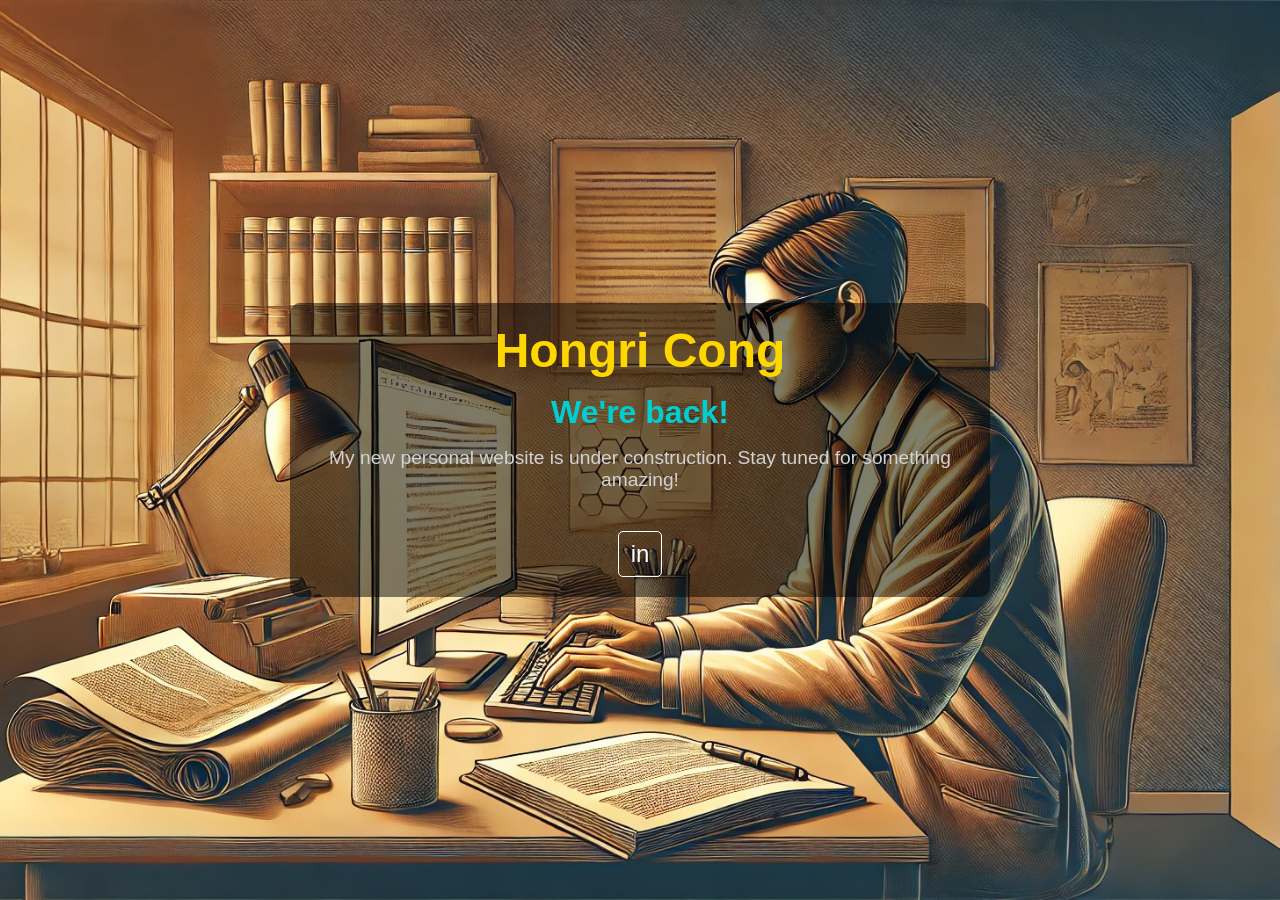
<file: index.html>
<!DOCTYPE html>
<html lang="en">
<head>
    <meta charset="UTF-8">
    <meta name="viewport" content="width=device-width, initial-scale=1.0">
    <title>Under Construction</title>
    <link rel="stylesheet" href="style.css">
</head>
<body>
    <div class="container">
        <h1>Hongri Cong</h1>
        <div id="countdown">
            <span id="days">00</span> days 
            <span id="hours">00</span> hrs 
            <span id="minutes">00</span> min 
            <span id="seconds">00</span> sec
        </div>
        <p>My new personal website is under construction. Stay tuned for something amazing!</p>
        <a href="https://www.linkedin.com/in/hongri-cong-a87694142" target="_blank" class="social-link">in</a>
    </div>
    <script src="script.js"></script>
</body>
</html>
</file>
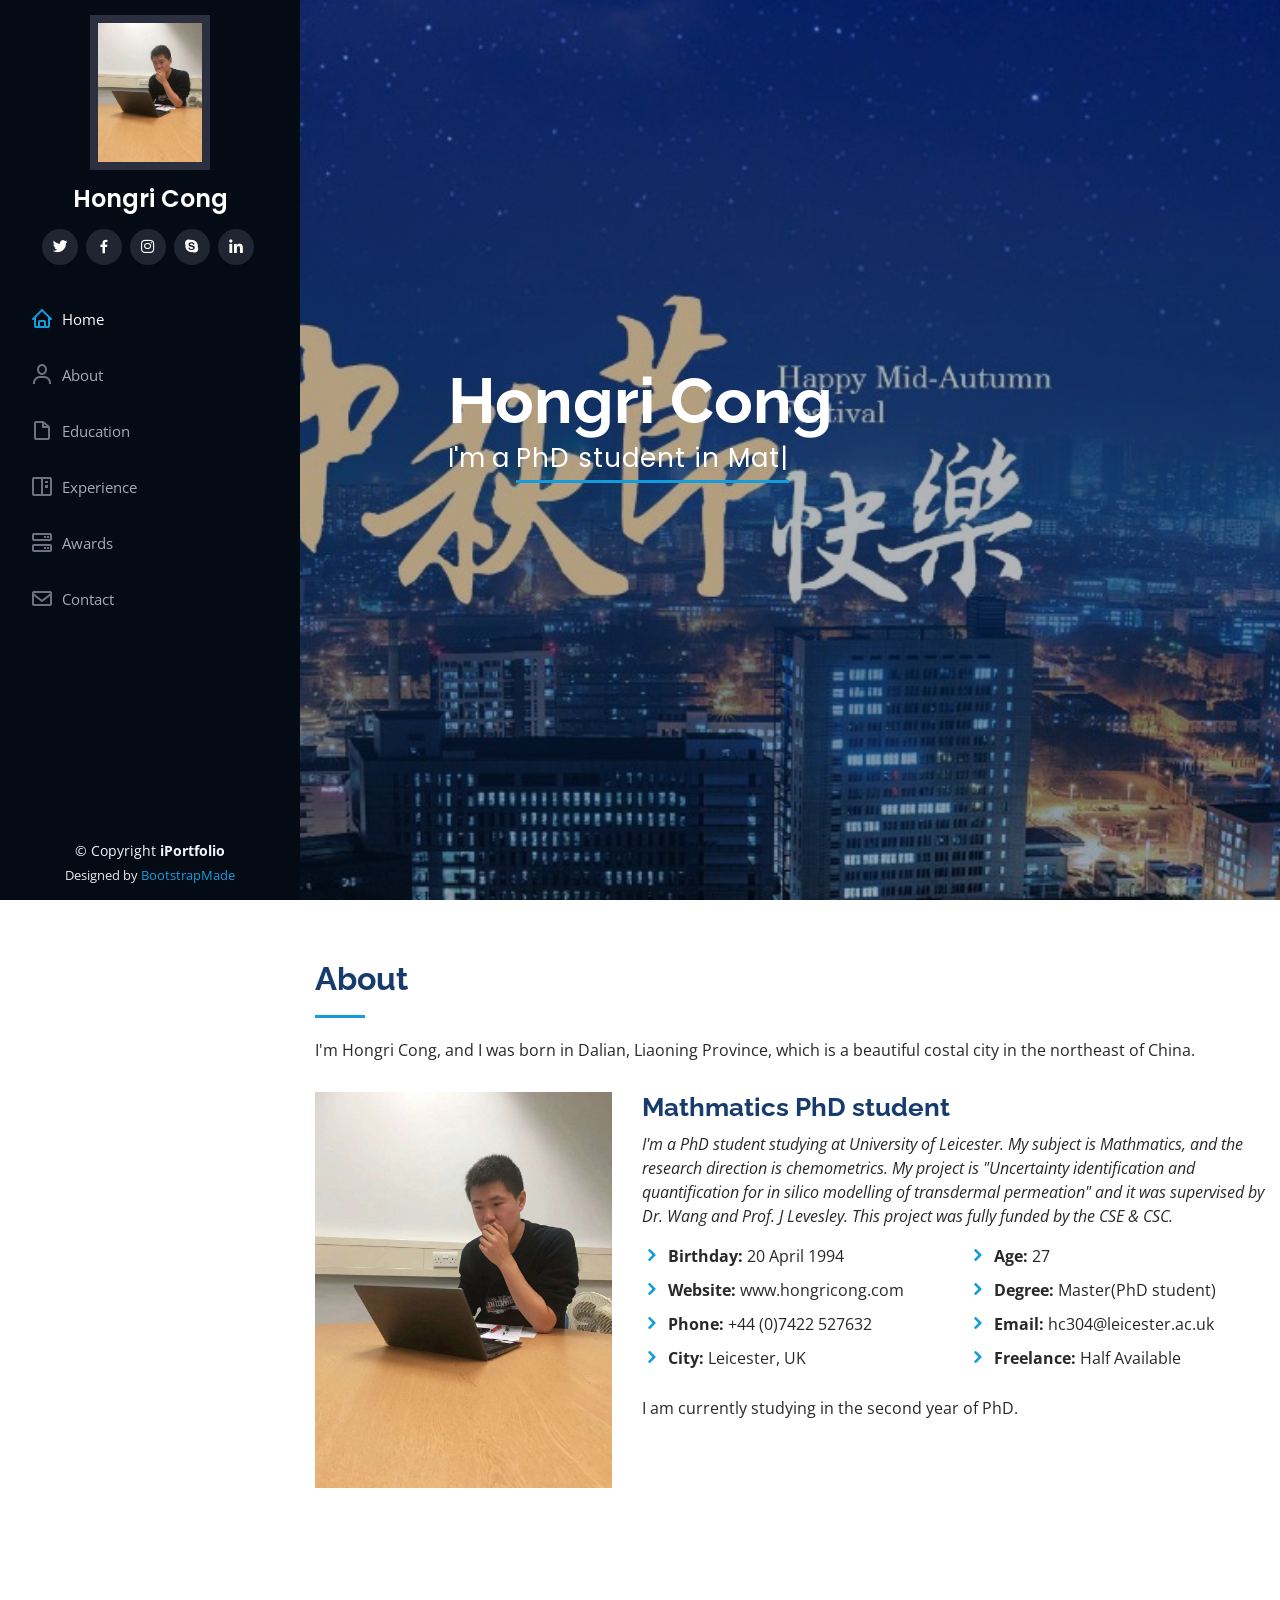
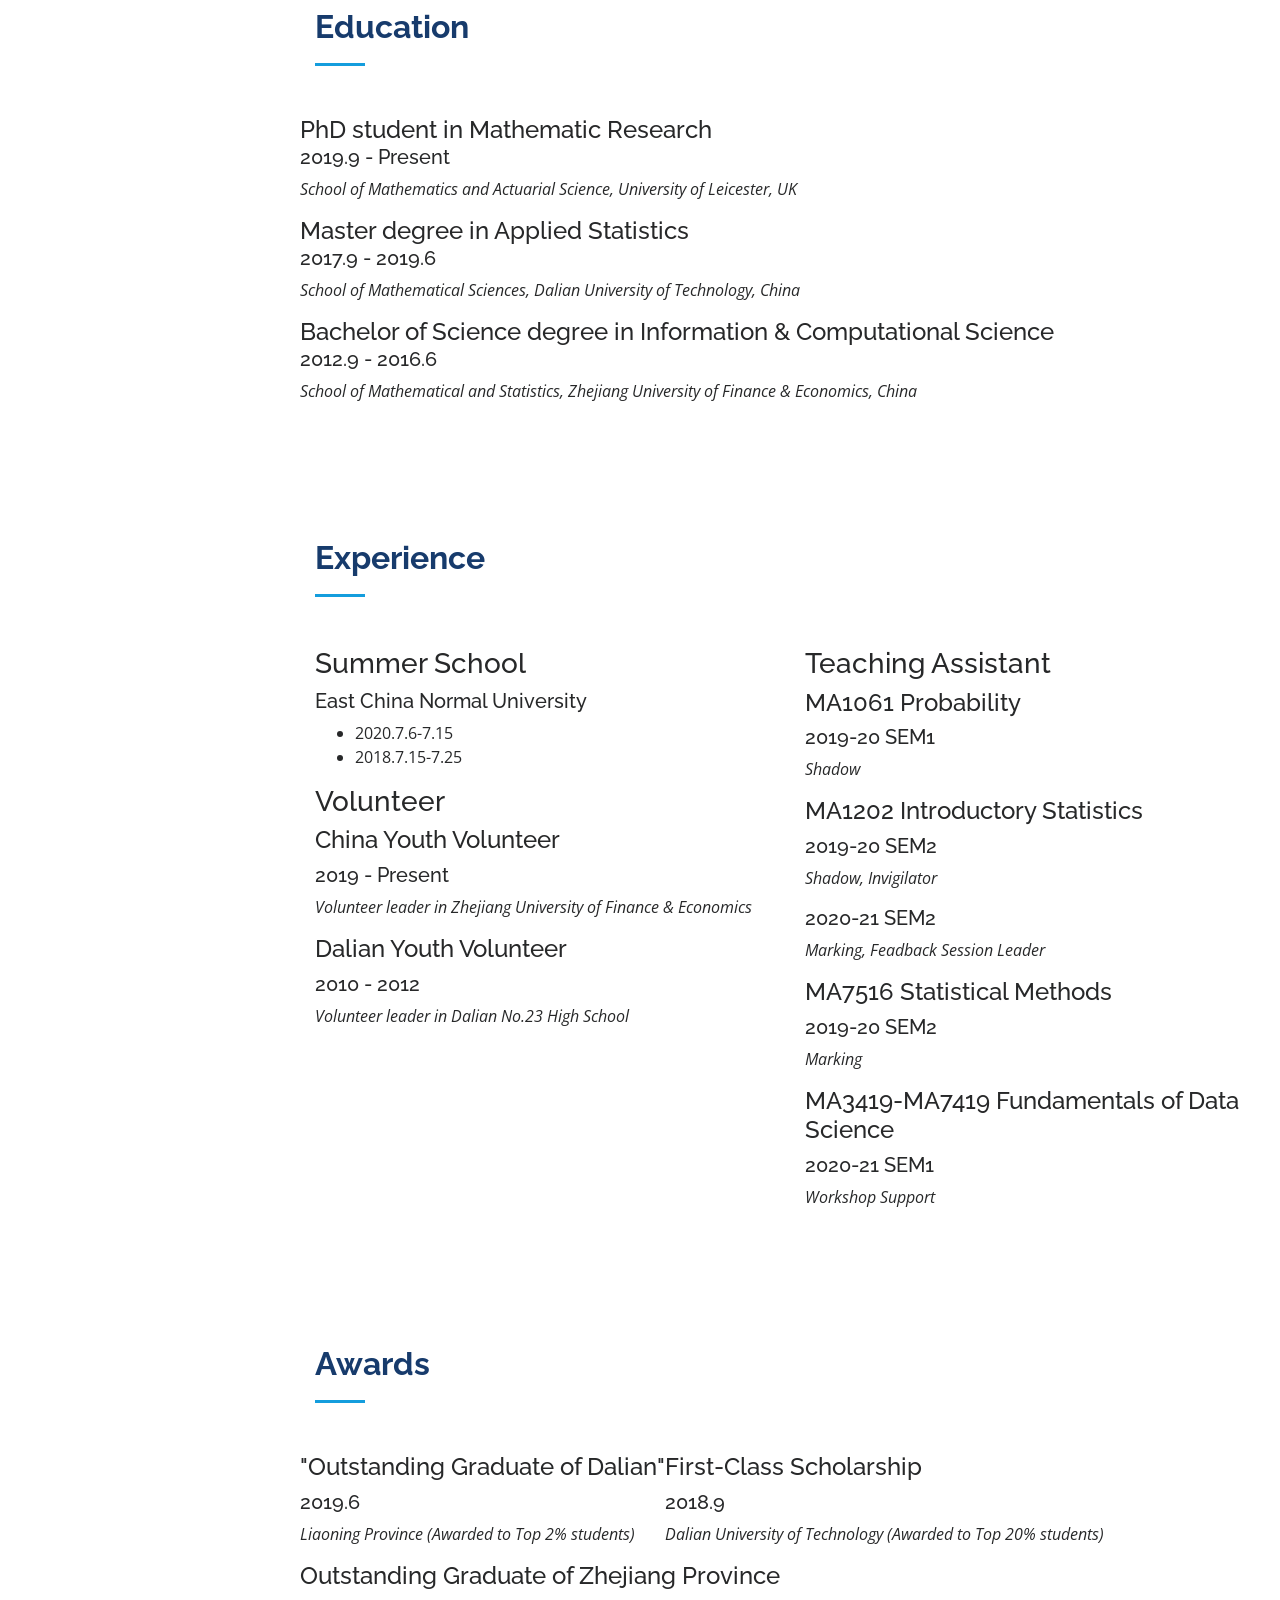
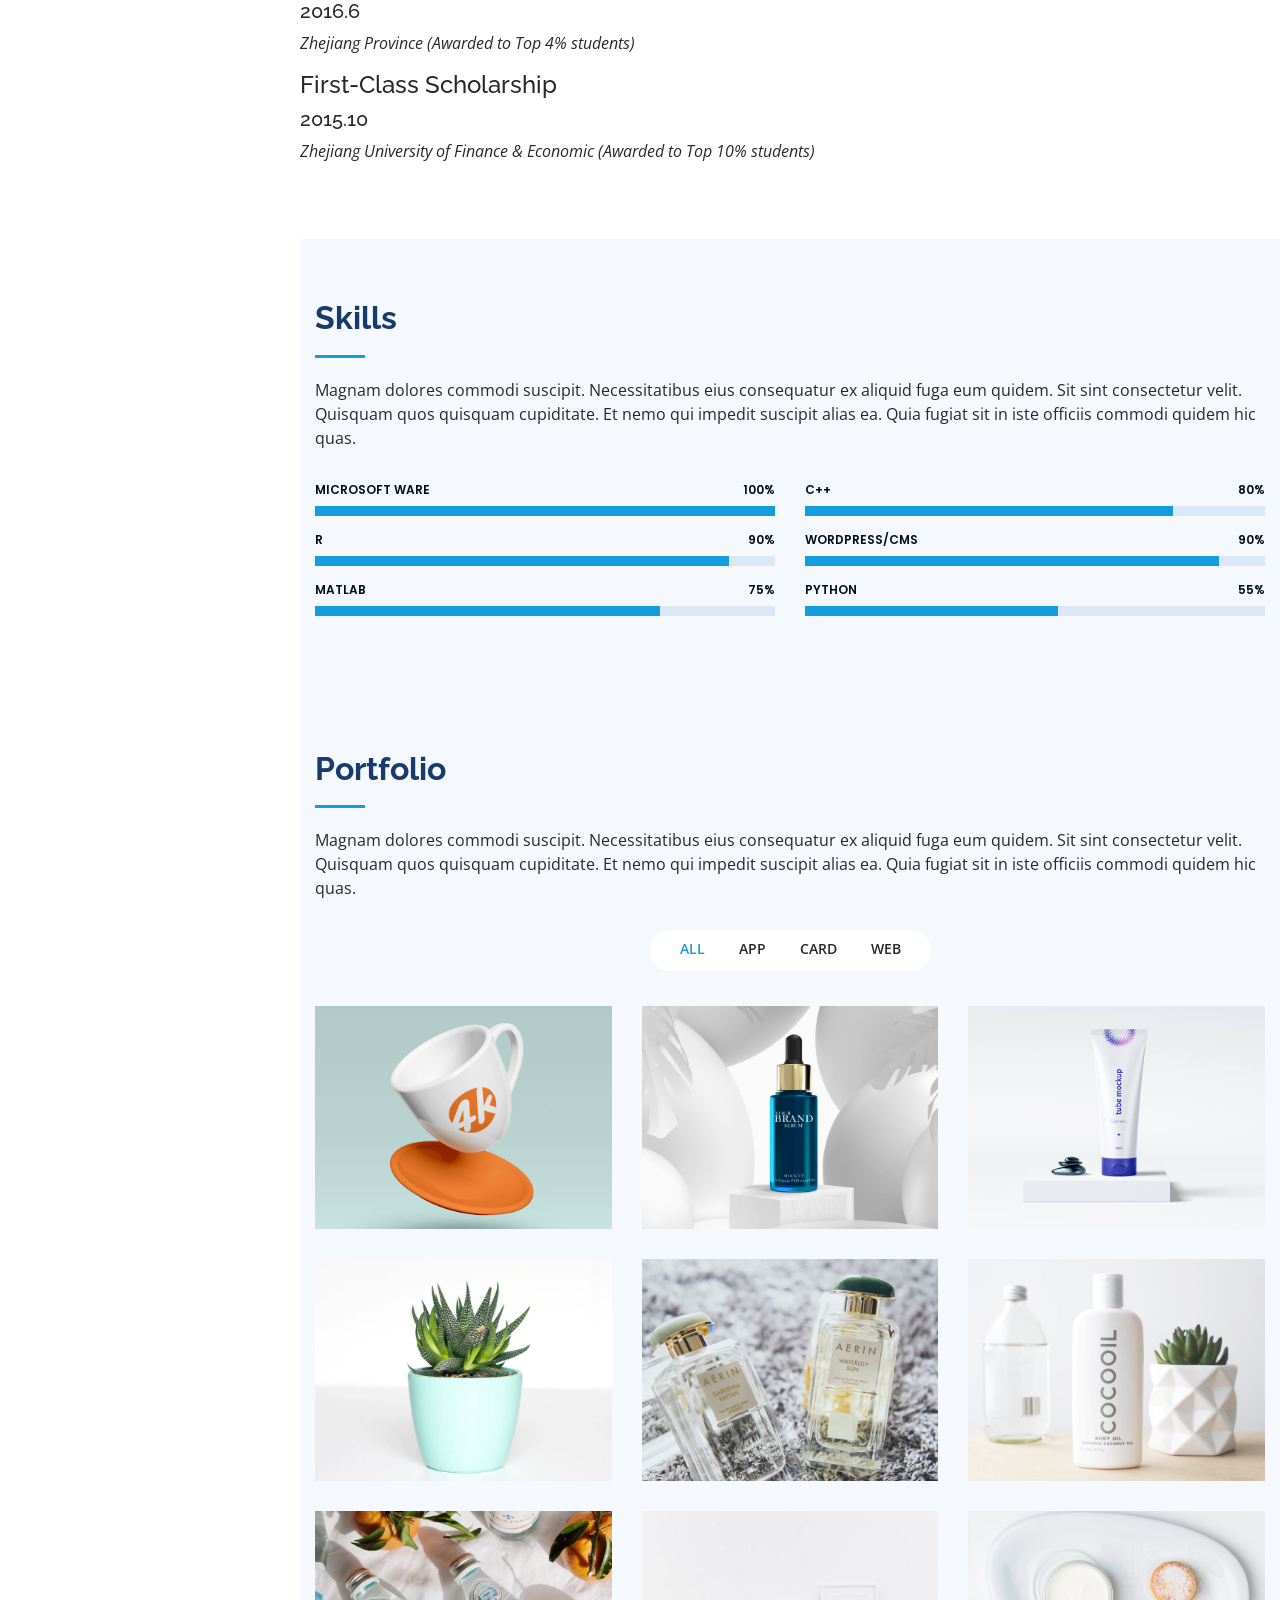
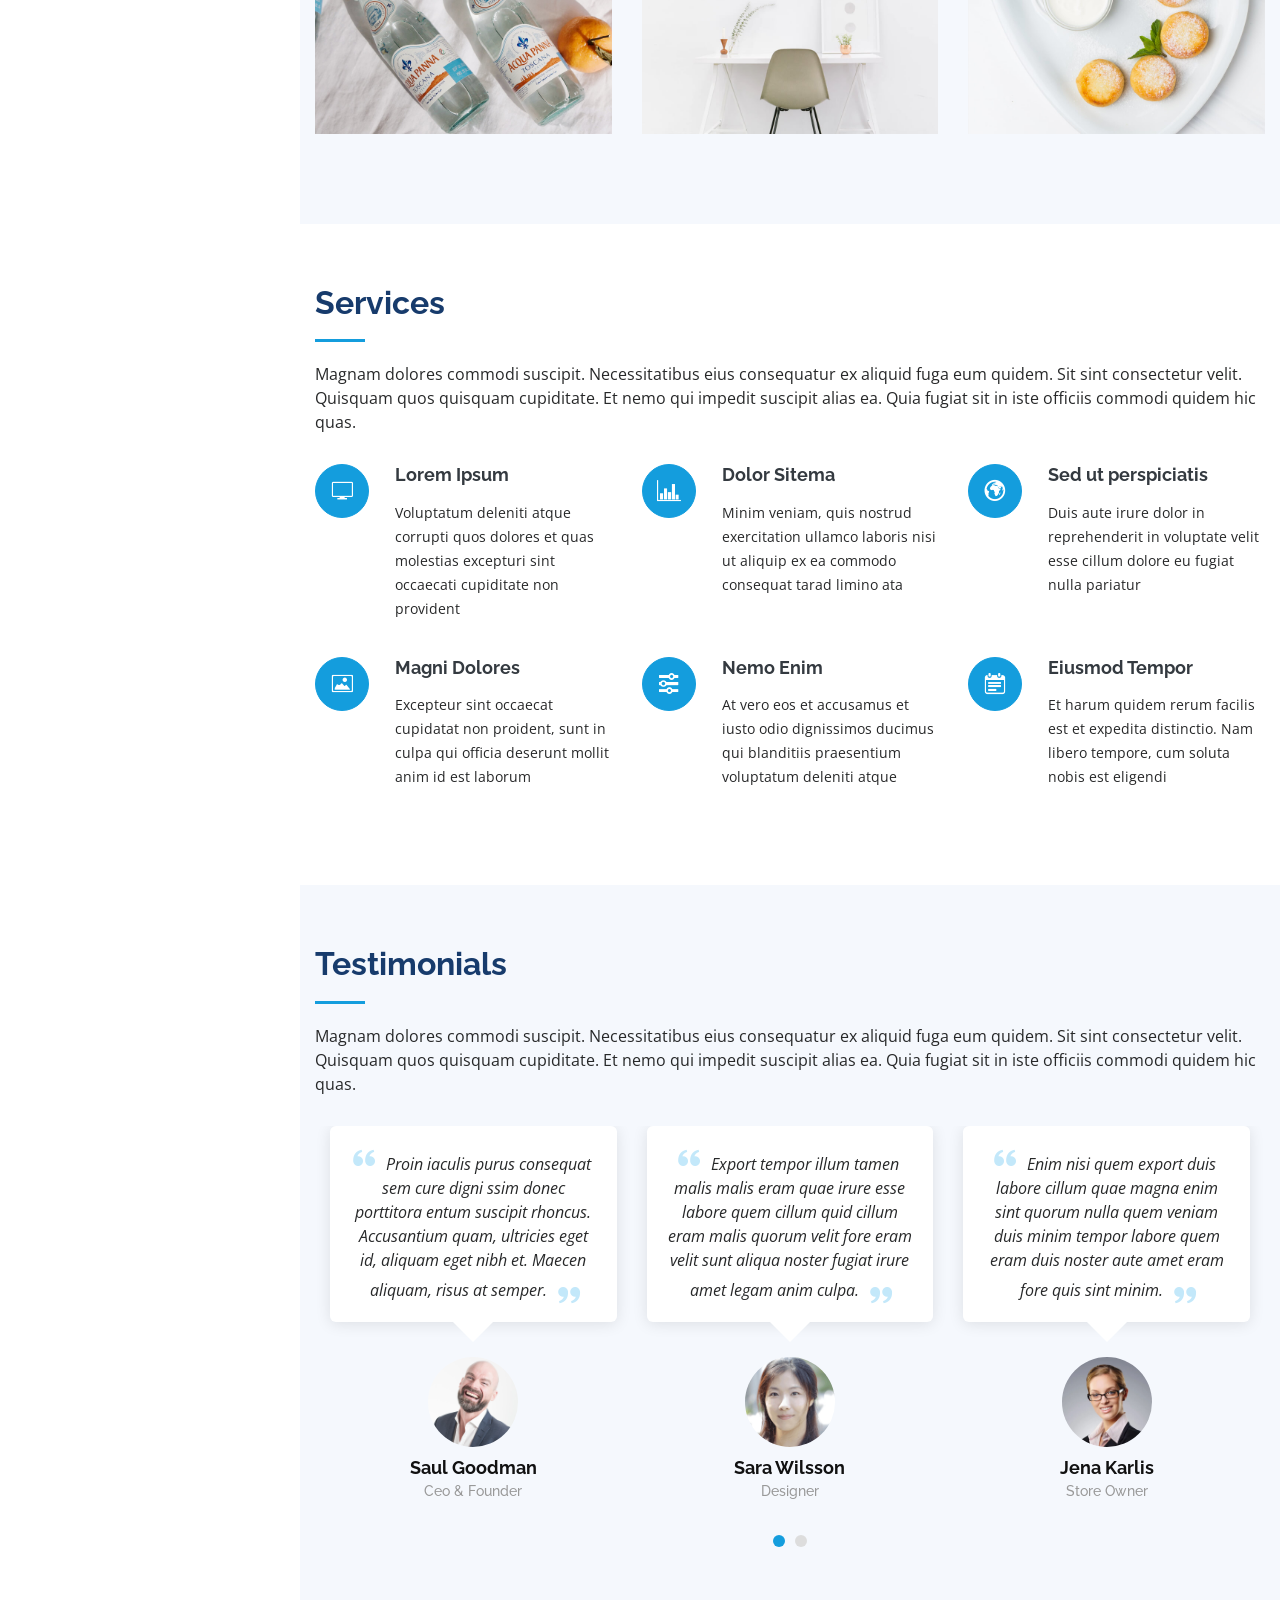
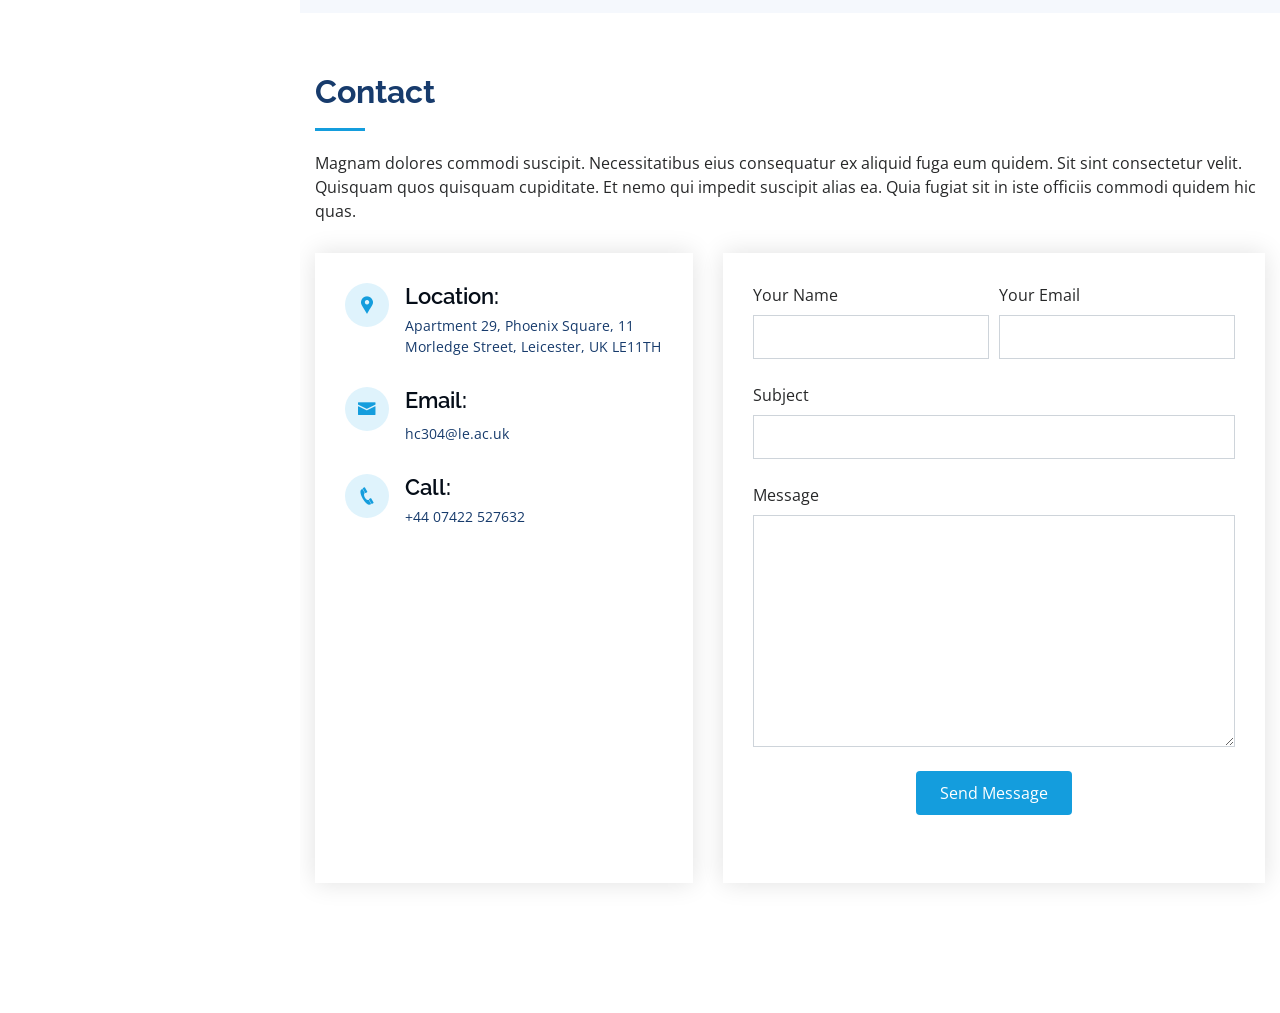
<file: index_backup.html>
<!DOCTYPE html>
<html lang="en">

<head>
  <meta charset="utf-8">
  <meta content="width=device-width, initial-scale=1.0" name="viewport">

  <title>iPortfolio Bootstrap Template - Index</title>
  <meta content="" name="description">
  <meta content="" name="keywords">

  <!-- Favicons -->
  <link href="assets/img/favicon.png" rel="icon">
  <link href="assets/img/apple-touch-icon.png" rel="apple-touch-icon">

  <!-- Google Fonts -->
  <link href="https://fonts.googleapis.com/css?family=Open+Sans:300,300i,400,400i,600,600i,700,700i|Raleway:300,300i,400,400i,500,500i,600,600i,700,700i|Poppins:300,300i,400,400i,500,500i,600,600i,700,700i" rel="stylesheet">

  <!-- Vendor CSS Files -->
  <link href="assets/vendor/bootstrap/css/bootstrap.min.css" rel="stylesheet">
  <link href="assets/vendor/icofont/icofont.min.css" rel="stylesheet">
  <link href="assets/vendor/boxicons/css/boxicons.min.css" rel="stylesheet">
  <link href="assets/vendor/venobox/venobox.css" rel="stylesheet">
  <link href="assets/vendor/owl.carousel/assets/owl.carousel.min.css" rel="stylesheet">
  <link href="assets/vendor/aos/aos.css" rel="stylesheet">

  <!-- Template Main CSS File -->
  <link href="assets/css/style.css" rel="stylesheet">

  <!-- =======================================================
  * Template Name: iPortfolio - v1.4.0
  * Template URL: https://bootstrapmade.com/iportfolio-bootstrap-portfolio-websites-template/
  * Author: BootstrapMade.com
  * License: https://bootstrapmade.com/license/
  ======================================================== -->
</head>

<body>

  <!-- ======= Mobile nav toggle button ======= -->
  <button type="button" class="mobile-nav-toggle d-xl-none"><i class="icofont-navigation-menu"></i></button>

  <!-- ======= Header ======= -->
  <header id="header">
    <div class="d-flex flex-column">

      <div class="profile">
        <img src="assets/img/profile-img.jpg" alt="" class="img-fluid,img-circle">
        <h1 class="text-light"><a href="index.html">Hongri Cong</a></h1>
        <div class="social-links mt-3 text-center">
          <a href="#" class="twitter"><i class="bx bxl-twitter"></i></a>
          <a href="#" class="facebook"><i class="bx bxl-facebook",herf="https://www.facebook.com/profile.php?id=100008953927500"></i></a>
          <a href="#" class="instagram"><i class="bx bxl-instagram",herf="https://www.instagram.com/hongricong/"></i></a>
          <a href="#" class="google-plus"><i class="bx bxl-skype"></i></a>
          <a href="#" class="linkedin"><i class="bx bxl-linkedin"></i></a>
        </div>
      </div>

      <nav class="nav-menu">
        <ul>
          <li class="active"><a href="index.html"><i class="bx bx-home"></i> <span>Home</span></a></li>
          <li><a href="#about"><i class="bx bx-user"></i> <span>About</span></a></li>
          <li><a href="#education"><i class="bx bx-file-blank"></i> <span>Education</span></a></li>
          <li><a href="#experience"><i class="bx bx-book-content"></i> Experience</a></li>
          <li><a href="#awards"><i class="bx bx-server"></i> Awards</a></li>
          <li><a href="#contact"><i class="bx bx-envelope"></i> Contact</a></li>

        </ul>
      </nav><!-- .nav-menu -->
      <button type="button" class="mobile-nav-toggle d-xl-none"><i class="icofont-navigation-menu"></i></button>

    </div>
  </header><!-- End Header -->

  <!-- ======= Hero Section ======= -->
  <section id="hero" class="d-flex flex-column justify-content-center align-items-center">
    <div class="hero-container" data-aos="fade-in">
      <h1>Hongri Cong</h1>
      <p>I'm a <span class="typed" data-typed-items=" PhD student in Mathmatics"></span></p>
    </div>
  </section><!-- End Hero -->

  <main id="main">

    <!-- ======= About Section ======= -->
    <section id="about" class="about">
      <div class="container">

        <div class="section-title">
          <h2>About</h2>
          <p>I'm Hongri Cong, and I was born in Dalian, Liaoning Province, which is a beautiful costal city in the northeast of China.</p>
        </div>

        <div class="row">
          <div class="col-lg-4" data-aos="fade-right">
            <img src="assets/img/profile-img.jpg" class="img-fluid" alt="">
          </div>
          <div class="col-lg-8 pt-4 pt-lg-0 content" data-aos="fade-left">
            <h3>Mathmatics PhD student</h3>
            <p class="font-italic">
              I'm a PhD student studying at University of Leicester. My subject is Mathmatics, and the research direction is chemometrics.
			  My project is "Uncertainty identification and quantification for in silico modelling of transdermal permeation" 
			  and it was supervised by Dr. Wang and Prof. J Levesley. This project was fully funded by the CSE &amp; CSC.
            </p>
            <div class="row">
              <div class="col-lg-6">
                <ul>
                  <li><i class="icofont-rounded-right"></i> <strong>Birthday:</strong> 20 April 1994</li>
                  <li><i class="icofont-rounded-right"></i> <strong>Website:</strong> www.hongricong.com</li>
                  <li><i class="icofont-rounded-right"></i> <strong>Phone:</strong> +44 (0)7422 527632</li>
                  <li><i class="icofont-rounded-right"></i> <strong>City:</strong> Leicester, UK</li>
                </ul>
              </div>
              <div class="col-lg-6">
                <ul>
                  <li><i class="icofont-rounded-right"></i> <strong>Age:</strong> 27</li>
                  <li><i class="icofont-rounded-right"></i> <strong>Degree:</strong> Master(PhD student)</li>
                  <li><i class="icofont-rounded-right"></i> <strong>Email:</strong> hc304@leicester.ac.uk</li>
                  <li><i class="icofont-rounded-right"></i> <strong>Freelance:</strong> Half Available</li>
                </ul>
              </div>
            </div>
            <p>
              I am currently studying in the second year of PhD.
            </p>
          </div>
        </div>

      </div>
    </section><!-- End About Section -->



    <!-- ======= Education Section ======= -->
    <section id="education" class="education">
      <div class="container">
        <div class="section-title">
          <h2>Education</h2>
        </div>
        <div class="row">
            <div class="education-item">
			<h4 class="mb-0">PhD student in Mathematic Research</h4>
              <h5>2019.9 - Present</h5>
              <p><em>School of Mathematics and Actuarial Science, University of Leicester, UK</em></p>
            </div>
			
			<div class="education-item">
			<h4 class="mb-0">Master degree in Applied Statistics</h4>
              <h5>2017.9 - 2019.6</h5>
              <p><em>School of Mathematical Sciences, Dalian University of Technology, China</em></p>
            </div>
			
            <div class="education-item">
             <h4 class="mb-0">Bachelor of Science degree in Information &amp; Computational Science</h4>
              <h5>2012.9 - 2016.6</h5>
              <p><em>School of Mathematical and Statistics, Zhejiang University of Finance &amp; Economics, China</em></p>
            </div>
          </div>
        </div>
      </div>
    </section><!-- End Education Section -->

    <!-- ======= Experience Section ======= -->
    <section id="experience" class="experience">
      <div class="container">

        <div class="section-title">
          <h2>Experience</h2>
        </div>

        <div class="row">
          <div class="col-lg-6" data-aos="fade-up">
		  
            <h3 class="experience-title">Summer School</h3>
            <div class="experience-item pb-0">
              <h5>East China Normal University</h5>
              <ul>
                <li>2020.7.6-7.15</li>
                <li>2018.7.15-7.25</li>
              </ul>
            </div>

            <h3 class="experience-title">Volunteer</h3>
            <div class="experience-item">
              <h4>China Youth Volunteer</h4>
              <h5>2019 - Present</h5>
              <p><em>Volunteer leader in Zhejiang University of Finance & Economics</em></p>
            </div>
            <div class="experience-item">
              <h4>Dalian Youth Volunteer</h4>
              <h5>2010 - 2012</h5>
              <p><em>Volunteer leader in Dalian No.23 High School</em></p>
            </div>
	      </div>	
			  
			<div class="col-lg-6" data-aos="fade-up" data-aos-delay="100">
            <h3 class="experience-title">Teaching Assistant</h3>
            <div class="experience-item">
              <h4>MA1061 Probability</h4>
              <h5>2019-20 SEM1</h5>
              <p><em>Shadow</em></p>
            </div>
			<div class="experience-item">
              <h4>MA1202 Introductory Statistics</h4>
              <h5>2019-20 SEM2</h5>
              <p><em>Shadow, Invigilator</em></p>
			  <h5>2020-21 SEM2</h5>
              <p><em>Marking, Feadback Session Leader</em></p>		
			<div class="experience-item">
              <h4>MA7516 Statistical Methods</h4>
              <h5>2019-20 SEM2</h5>
              <p><em>Marking</em></p>
            </div>
			<div class="experience-item">
              <h4>MA3419-MA7419 Fundamentals of Data Science</h4>
              <h5>2020-21 SEM1</h5>
              <p><em>Workshop Support</em></p>
          </div>
        </div>

      </div>
    </section><!-- End Experience Section -->


    <!-- ======= Awards Section ======= -->
    <section id="awards" class="awards">
      <div class="container">
        <div class="section-title">
          <h2>Awards</h2>
        </div>
        <div class="row">
            <div class="awards-item">
              <h4>"Outstanding Graduate of Dalian"</h4>
              <h5>2019.6</h5>
              <p><em>Liaoning Province (Awarded to Top 2% students)</em></p>
            </div>
			<div class="awards-item">
              <h4>First-Class Scholarship</h4>
              <h5>2018.9</h5>
              <p><em>Dalian University of Technology (Awarded to Top 20% students)</em></p>
            </div>
            <div class="awards-item">
              <h4>Outstanding Graduate of Zhejiang Province</h4>
              <h5>2016.6</h5>
              <p><em>Zhejiang Province (Awarded to Top 4% students)</em></p>
            </div>
            <div class="awards-item">
              <h4>First-Class Scholarship</h4>
              <h5>2015.10</h5>
              <p><em>Zhejiang University of Finance & Economic (Awarded to Top 10% students)</em></p>
            </div>			
          </div>
        </div>
      </div>
    </section><!-- End Awards Section -->

    <!-- ======= Skills Section ======= -->
    <section id="skills" class="skills section-bg">
      <div class="container">

        <div class="section-title">
          <h2>Skills</h2>
          <p>Magnam dolores commodi suscipit. Necessitatibus eius consequatur ex aliquid fuga eum quidem. Sit sint consectetur velit. Quisquam quos quisquam cupiditate. Et nemo qui impedit suscipit alias ea. Quia fugiat sit in iste officiis commodi quidem hic quas.</p>
        </div>

        <div class="row skills-content">

          <div class="col-lg-6" data-aos="fade-up">

            <div class="progress">
              <span class="skill">Microsoft ware <i class="val">100%</i></span>
              <div class="progress-bar-wrap">
                <div class="progress-bar" role="progressbar" aria-valuenow="100" aria-valuemin="0" aria-valuemax="100"></div>
              </div>
            </div>

            <div class="progress">
              <span class="skill">R <i class="val">90%</i></span>
              <div class="progress-bar-wrap">
                <div class="progress-bar" role="progressbar" aria-valuenow="90" aria-valuemin="0" aria-valuemax="100"></div>
              </div>
            </div>

            <div class="progress">
              <span class="skill">Matlab <i class="val">75%</i></span>
              <div class="progress-bar-wrap">
                <div class="progress-bar" role="progressbar" aria-valuenow="75" aria-valuemin="0" aria-valuemax="100"></div>
              </div>
            </div>

          </div>

          <div class="col-lg-6" data-aos="fade-up" data-aos-delay="100">

            <div class="progress">
              <span class="skill">C++ <i class="val">80%</i></span>
              <div class="progress-bar-wrap">
                <div class="progress-bar" role="progressbar" aria-valuenow="80" aria-valuemin="0" aria-valuemax="100"></div>
              </div>
            </div>

            <div class="progress">
              <span class="skill">WordPress/CMS <i class="val">90%</i></span>
              <div class="progress-bar-wrap">
                <div class="progress-bar" role="progressbar" aria-valuenow="90" aria-valuemin="0" aria-valuemax="100"></div>
              </div>
            </div>

            <div class="progress">
              <span class="skill">Python <i class="val">55%</i></span>
              <div class="progress-bar-wrap">
                <div class="progress-bar" role="progressbar" aria-valuenow="55" aria-valuemin="0" aria-valuemax="100"></div>
              </div>
            </div>

          </div>

        </div>

      </div>
    </section><!-- End Skills Section -->


    <!-- ======= Portfolio Section ======= -->
    <section id="portfolio" class="portfolio section-bg">
      <div class="container">

        <div class="section-title">
          <h2>Portfolio</h2>
          <p>Magnam dolores commodi suscipit. Necessitatibus eius consequatur ex aliquid fuga eum quidem. Sit sint consectetur velit. Quisquam quos quisquam cupiditate. Et nemo qui impedit suscipit alias ea. Quia fugiat sit in iste officiis commodi quidem hic quas.</p>
        </div>

        <div class="row" data-aos="fade-up">
          <div class="col-lg-12 d-flex justify-content-center">
            <ul id="portfolio-flters">
              <li data-filter="*" class="filter-active">All</li>
              <li data-filter=".filter-app">App</li>
              <li data-filter=".filter-card">Card</li>
              <li data-filter=".filter-web">Web</li>
            </ul>
          </div>
        </div>

        <div class="row portfolio-container" data-aos="fade-up" data-aos-delay="100">

          <div class="col-lg-4 col-md-6 portfolio-item filter-app">
            <div class="portfolio-wrap">
              <img src="assets/img/portfolio/portfolio-1.jpg" class="img-fluid" alt="">
              <div class="portfolio-links">
                <a href="assets/img/portfolio/portfolio-1.jpg" data-gall="portfolioGallery" class="venobox" title="App 1"><i class="bx bx-plus"></i></a>
                <a href="portfolio-details.html" title="More Details"><i class="bx bx-link"></i></a>
              </div>
            </div>
          </div>

          <div class="col-lg-4 col-md-6 portfolio-item filter-web">
            <div class="portfolio-wrap">
              <img src="assets/img/portfolio/portfolio-2.jpg" class="img-fluid" alt="">
              <div class="portfolio-links">
                <a href="assets/img/portfolio/portfolio-2.jpg" data-gall="portfolioGallery" class="venobox" title="Web 3"><i class="bx bx-plus"></i></a>
                <a href="portfolio-details.html" title="More Details"><i class="bx bx-link"></i></a>
              </div>
            </div>
          </div>

          <div class="col-lg-4 col-md-6 portfolio-item filter-app">
            <div class="portfolio-wrap">
              <img src="assets/img/portfolio/portfolio-3.jpg" class="img-fluid" alt="">
              <div class="portfolio-links">
                <a href="assets/img/portfolio/portfolio-3.jpg" data-gall="portfolioGallery" class="venobox" title="App 2"><i class="bx bx-plus"></i></a>
                <a href="portfolio-details.html" title="More Details"><i class="bx bx-link"></i></a>
              </div>
            </div>
          </div>

          <div class="col-lg-4 col-md-6 portfolio-item filter-card">
            <div class="portfolio-wrap">
              <img src="assets/img/portfolio/portfolio-4.jpg" class="img-fluid" alt="">
              <div class="portfolio-links">
                <a href="assets/img/portfolio/portfolio-4.jpg" data-gall="portfolioGallery" class="venobox" title="Card 2"><i class="bx bx-plus"></i></a>
                <a href="portfolio-details.html" title="More Details"><i class="bx bx-link"></i></a>
              </div>
            </div>
          </div>

          <div class="col-lg-4 col-md-6 portfolio-item filter-web">
            <div class="portfolio-wrap">
              <img src="assets/img/portfolio/portfolio-5.jpg" class="img-fluid" alt="">
              <div class="portfolio-links">
                <a href="assets/img/portfolio/portfolio-5.jpg" data-gall="portfolioGallery" class="venobox" title="Web 2"><i class="bx bx-plus"></i></a>
                <a href="portfolio-details.html" title="More Details"><i class="bx bx-link"></i></a>
              </div>
            </div>
          </div>

          <div class="col-lg-4 col-md-6 portfolio-item filter-app">
            <div class="portfolio-wrap">
              <img src="assets/img/portfolio/portfolio-6.jpg" class="img-fluid" alt="">
              <div class="portfolio-links">
                <a href="assets/img/portfolio/portfolio-6.jpg" data-gall="portfolioGallery" class="venobox" title="App 3"><i class="bx bx-plus"></i></a>
                <a href="portfolio-details.html" title="More Details"><i class="bx bx-link"></i></a>
              </div>
            </div>
          </div>

          <div class="col-lg-4 col-md-6 portfolio-item filter-card">
            <div class="portfolio-wrap">
              <img src="assets/img/portfolio/portfolio-7.jpg" class="img-fluid" alt="">
              <div class="portfolio-links">
                <a href="assets/img/portfolio/portfolio-7.jpg" data-gall="portfolioGallery" class="venobox" title="Card 1"><i class="bx bx-plus"></i></a>
                <a href="portfolio-details.html" title="More Details"><i class="bx bx-link"></i></a>
              </div>
            </div>
          </div>

          <div class="col-lg-4 col-md-6 portfolio-item filter-card">
            <div class="portfolio-wrap">
              <img src="assets/img/portfolio/portfolio-8.jpg" class="img-fluid" alt="">
              <div class="portfolio-links">
                <a href="assets/img/portfolio/portfolio-8.jpg" data-gall="portfolioGallery" class="venobox" title="Card 3"><i class="bx bx-plus"></i></a>
                <a href="portfolio-details.html" title="More Details"><i class="bx bx-link"></i></a>
              </div>
            </div>
          </div>

          <div class="col-lg-4 col-md-6 portfolio-item filter-web">
            <div class="portfolio-wrap">
              <img src="assets/img/portfolio/portfolio-9.jpg" class="img-fluid" alt="">
              <div class="portfolio-links">
                <a href="assets/img/portfolio/portfolio-9.jpg" data-gall="portfolioGallery" class="venobox" title="Web 3"><i class="bx bx-plus"></i></a>
                <a href="portfolio-details.html" title="More Details"><i class="bx bx-link"></i></a>
              </div>
            </div>
          </div>

        </div>

      </div>
    </section><!-- End Portfolio Section -->

    <!-- ======= Services Section ======= -->
    <section id="services" class="services">
      <div class="container">

        <div class="section-title">
          <h2>Services</h2>
          <p>Magnam dolores commodi suscipit. Necessitatibus eius consequatur ex aliquid fuga eum quidem. Sit sint consectetur velit. Quisquam quos quisquam cupiditate. Et nemo qui impedit suscipit alias ea. Quia fugiat sit in iste officiis commodi quidem hic quas.</p>
        </div>

        <div class="row">
          <div class="col-lg-4 col-md-6 icon-box" data-aos="fade-up">
            <div class="icon"><i class="icofont-computer"></i></div>
            <h4 class="title"><a href="">Lorem Ipsum</a></h4>
            <p class="description">Voluptatum deleniti atque corrupti quos dolores et quas molestias excepturi sint occaecati cupiditate non provident</p>
          </div>
          <div class="col-lg-4 col-md-6 icon-box" data-aos="fade-up" data-aos-delay="100">
            <div class="icon"><i class="icofont-chart-bar-graph"></i></div>
            <h4 class="title"><a href="">Dolor Sitema</a></h4>
            <p class="description">Minim veniam, quis nostrud exercitation ullamco laboris nisi ut aliquip ex ea commodo consequat tarad limino ata</p>
          </div>
          <div class="col-lg-4 col-md-6 icon-box" data-aos="fade-up" data-aos-delay="200">
            <div class="icon"><i class="icofont-earth"></i></div>
            <h4 class="title"><a href="">Sed ut perspiciatis</a></h4>
            <p class="description">Duis aute irure dolor in reprehenderit in voluptate velit esse cillum dolore eu fugiat nulla pariatur</p>
          </div>
          <div class="col-lg-4 col-md-6 icon-box" data-aos="fade-up" data-aos-delay="300">
            <div class="icon"><i class="icofont-image"></i></div>
            <h4 class="title"><a href="">Magni Dolores</a></h4>
            <p class="description">Excepteur sint occaecat cupidatat non proident, sunt in culpa qui officia deserunt mollit anim id est laborum</p>
          </div>
          <div class="col-lg-4 col-md-6 icon-box" data-aos="fade-up" data-aos-delay="400">
            <div class="icon"><i class="icofont-settings"></i></div>
            <h4 class="title"><a href="">Nemo Enim</a></h4>
            <p class="description">At vero eos et accusamus et iusto odio dignissimos ducimus qui blanditiis praesentium voluptatum deleniti atque</p>
          </div>
          <div class="col-lg-4 col-md-6 icon-box" data-aos="fade-up" data-aos-delay="500">
            <div class="icon"><i class="icofont-tasks-alt"></i></div>
            <h4 class="title"><a href="">Eiusmod Tempor</a></h4>
            <p class="description">Et harum quidem rerum facilis est et expedita distinctio. Nam libero tempore, cum soluta nobis est eligendi</p>
          </div>
        </div>

      </div>
    </section><!-- End Services Section -->

    <!-- ======= Testimonials Section ======= -->
    <section id="testimonials" class="testimonials section-bg">
      <div class="container">

        <div class="section-title">
          <h2>Testimonials</h2>
          <p>Magnam dolores commodi suscipit. Necessitatibus eius consequatur ex aliquid fuga eum quidem. Sit sint consectetur velit. Quisquam quos quisquam cupiditate. Et nemo qui impedit suscipit alias ea. Quia fugiat sit in iste officiis commodi quidem hic quas.</p>
        </div>

        <div class="owl-carousel testimonials-carousel">

          <div class="testimonial-item" data-aos="fade-up">
            <p>
              <i class="bx bxs-quote-alt-left quote-icon-left"></i>
              Proin iaculis purus consequat sem cure digni ssim donec porttitora entum suscipit rhoncus. Accusantium quam, ultricies eget id, aliquam eget nibh et. Maecen aliquam, risus at semper.
              <i class="bx bxs-quote-alt-right quote-icon-right"></i>
            </p>
            <img src="assets/img/testimonials/testimonials-1.jpg" class="testimonial-img" alt="">
            <h3>Saul Goodman</h3>
            <h4>Ceo &amp; Founder</h4>
          </div>

          <div class="testimonial-item" data-aos="fade-up" data-aos-delay="100">
            <p>
              <i class="bx bxs-quote-alt-left quote-icon-left"></i>
              Export tempor illum tamen malis malis eram quae irure esse labore quem cillum quid cillum eram malis quorum velit fore eram velit sunt aliqua noster fugiat irure amet legam anim culpa.
              <i class="bx bxs-quote-alt-right quote-icon-right"></i>
            </p>
            <img src="assets/img/testimonials/testimonials-2.jpg" class="testimonial-img" alt="">
            <h3>Sara Wilsson</h3>
            <h4>Designer</h4>
          </div>

          <div class="testimonial-item" data-aos="fade-up" data-aos-delay="200">
            <p>
              <i class="bx bxs-quote-alt-left quote-icon-left"></i>
              Enim nisi quem export duis labore cillum quae magna enim sint quorum nulla quem veniam duis minim tempor labore quem eram duis noster aute amet eram fore quis sint minim.
              <i class="bx bxs-quote-alt-right quote-icon-right"></i>
            </p>
            <img src="assets/img/testimonials/testimonials-3.jpg" class="testimonial-img" alt="">
            <h3>Jena Karlis</h3>
            <h4>Store Owner</h4>
          </div>

          <div class="testimonial-item" data-aos="fade-up" data-aos-delay="300">
            <p>
              <i class="bx bxs-quote-alt-left quote-icon-left"></i>
              Fugiat enim eram quae cillum dolore dolor amet nulla culpa multos export minim fugiat minim velit minim dolor enim duis veniam ipsum anim magna sunt elit fore quem dolore labore illum veniam.
              <i class="bx bxs-quote-alt-right quote-icon-right"></i>
            </p>
            <img src="assets/img/testimonials/testimonials-4.jpg" class="testimonial-img" alt="">
            <h3>Matt Brandon</h3>
            <h4>Freelancer</h4>
          </div>

          <div class="testimonial-item" data-aos="fade-up" data-aos-delay="400">
            <p>
              <i class="bx bxs-quote-alt-left quote-icon-left"></i>
              Quis quorum aliqua sint quem legam fore sunt eram irure aliqua veniam tempor noster veniam enim culpa labore duis sunt culpa nulla illum cillum fugiat legam esse veniam culpa fore nisi cillum quid.
              <i class="bx bxs-quote-alt-right quote-icon-right"></i>
            </p>
            <img src="assets/img/testimonials/testimonials-5.jpg" class="testimonial-img" alt="">
            <h3>John Larson</h3>
            <h4>Entrepreneur</h4>
          </div>

        </div>

      </div>
    </section><!-- End Testimonials Section -->

    <!-- ======= Contact Section ======= -->
    <section id="contact" class="contact">
      <div class="container">

        <div class="section-title">
          <h2>Contact</h2>
          <p>Magnam dolores commodi suscipit. Necessitatibus eius consequatur ex aliquid fuga eum quidem. Sit sint consectetur velit. Quisquam quos quisquam cupiditate. Et nemo qui impedit suscipit alias ea. Quia fugiat sit in iste officiis commodi quidem hic quas.</p>
        </div>

        <div class="row" data-aos="fade-in">

          <div class="col-lg-5 d-flex align-items-stretch">
            <div class="info">
              <div class="address">
                <i class="icofont-google-map"></i>
                <h4>Location:</h4>
                <p>Apartment 29, Phoenix Square, 11 Morledge Street, Leicester, UK LE11TH</p>
              </div>

              <div class="email">
                <i class="icofont-envelope"></i>
                <h4>Email:</h4>
                <p>hc304@le.ac.uk</p>
              </div>

              <div class="phone">
                <i class="icofont-phone"></i>
                <h4>Call:</h4>
                <p>+44 07422 527632</p>
              </div>

              <iframe src="https://www.google.com/maps/embed?pb=!1m14!1m8!1m3!1d12097.433213460943!2d-74.0062269!3d40.7101282!3m2!1i1024!2i768!4f13.1!3m3!1m2!1s0x0%3A0xb89d1fe6bc499443!2sDowntown+Conference+Center!5e0!3m2!1smk!2sbg!4v1539943755621" frameborder="0" style="border:0; width: 100%; height: 290px;" allowfullscreen></iframe>
            </div>

          </div>

          <div class="col-lg-7 mt-5 mt-lg-0 d-flex align-items-stretch">
            <form action="forms/contact.php" method="post" role="form" class="php-email-form">
              <div class="form-row">
                <div class="form-group col-md-6">
                  <label for="name">Your Name</label>
                  <input type="text" name="name" class="form-control" id="name" data-rule="minlen:4" data-msg="Please enter at least 4 chars" />
                  <div class="validate"></div>
                </div>
                <div class="form-group col-md-6">
                  <label for="name">Your Email</label>
                  <input type="email" class="form-control" name="email" id="email" data-rule="email" data-msg="Please enter a valid email" />
                  <div class="validate"></div>
                </div>
              </div>
              <div class="form-group">
                <label for="name">Subject</label>
                <input type="text" class="form-control" name="subject" id="subject" data-rule="minlen:4" data-msg="Please enter at least 8 chars of subject" />
                <div class="validate"></div>
              </div>
              <div class="form-group">
                <label for="name">Message</label>
                <textarea class="form-control" name="message" rows="10" data-rule="required" data-msg="Please write something for us"></textarea>
                <div class="validate"></div>
              </div>
              <div class="mb-3">
                <div class="loading">Loading</div>
                <div class="error-message"></div>
                <div class="sent-message">Your message has been sent. Thank you!</div>
              </div>
              <div class="text-center"><button type="submit">Send Message</button></div>
            </form>
          </div>

        </div>

      </div>
    </section><!-- End Contact Section -->

  </main><!-- End #main -->

  <!-- ======= Footer ======= -->
  <footer id="footer">
    <div class="container">
      <div class="copyright">
        &copy; Copyright <strong><span>iPortfolio</span></strong>
      </div>
      <div class="credits">
        <!-- All the links in the footer should remain intact. -->
        <!-- You can delete the links only if you purchased the pro version. -->
        <!-- Licensing information: https://bootstrapmade.com/license/ -->
        <!-- Purchase the pro version with working PHP/AJAX contact form: https://bootstrapmade.com/iportfolio-bootstrap-portfolio-websites-template/ -->
        Designed by <a href="https://bootstrapmade.com/">BootstrapMade</a>
      </div>
    </div>
  </footer><!-- End  Footer -->

  <a href="#" class="back-to-top"><i class="icofont-simple-up"></i></a>

  <!-- Vendor JS Files -->
  <script src="assets/vendor/jquery/jquery.min.js"></script>
  <script src="assets/vendor/bootstrap/js/bootstrap.bundle.min.js"></script>
  <script src="assets/vendor/jquery.easing/jquery.easing.min.js"></script>
  <script src="assets/vendor/php-email-form/validate.js"></script>
  <script src="assets/vendor/waypoints/jquery.waypoints.min.js"></script>
  <script src="assets/vendor/counterup/counterup.min.js"></script>
  <script src="assets/vendor/isotope-layout/isotope.pkgd.min.js"></script>
  <script src="assets/vendor/venobox/venobox.min.js"></script>
  <script src="assets/vendor/owl.carousel/owl.carousel.min.js"></script>
  <script src="assets/vendor/typed.js/typed.min.js"></script>
  <script src="assets/vendor/aos/aos.js"></script>

  <!-- Template Main JS File -->
  <script src="assets/js/main.js"></script>

</body>

</html>
</file>
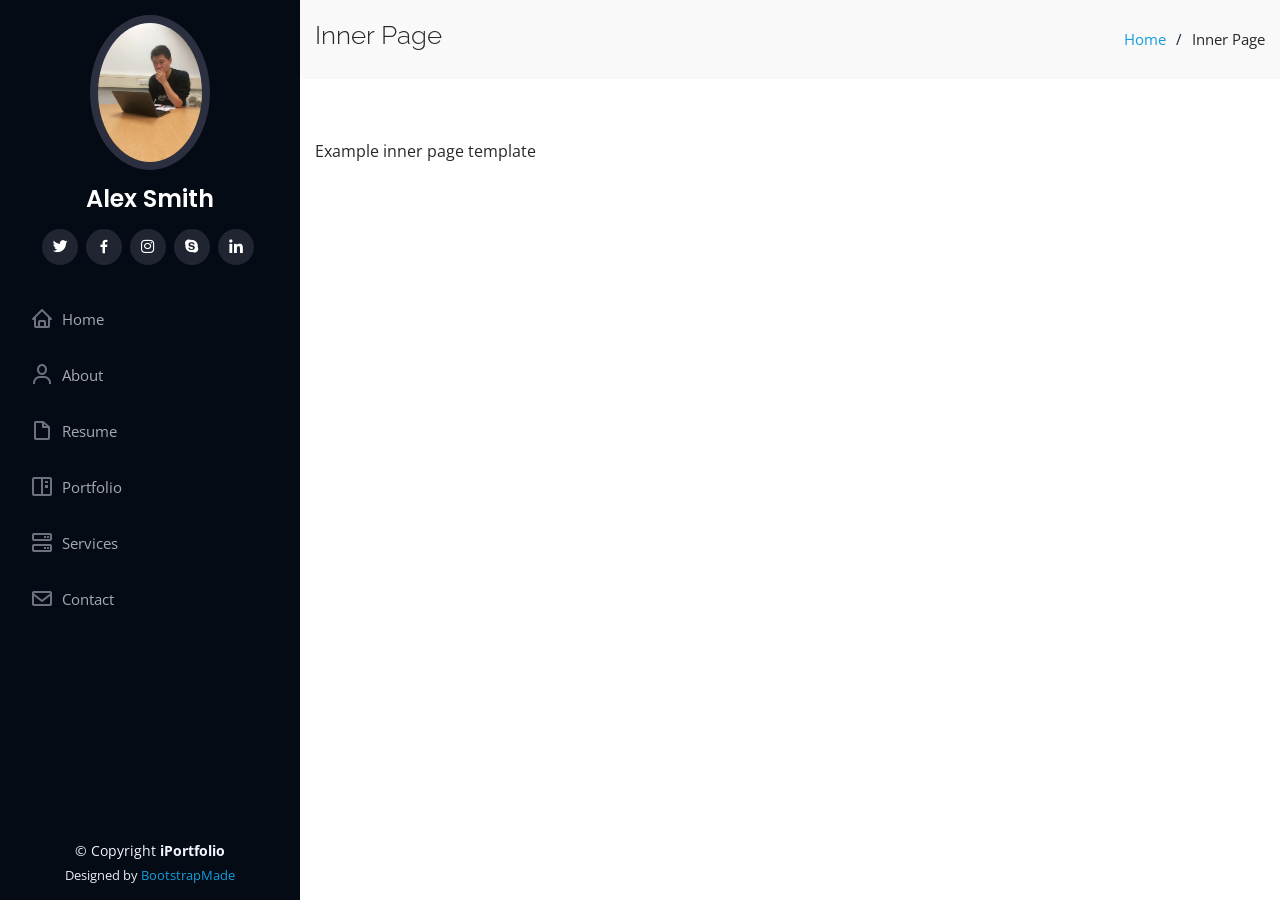
<file: inner-page.html>
<!DOCTYPE html>
<html lang="en">

<head>
  <meta charset="utf-8">
  <meta content="width=device-width, initial-scale=1.0" name="viewport">

  <title>Inner Page - iPortfolio Bootstrap Template</title>
  <meta content="" name="description">
  <meta content="" name="keywords">

  <!-- Favicons -->
  <link href="assets/img/favicon.png" rel="icon">
  <link href="assets/img/apple-touch-icon.png" rel="apple-touch-icon">

  <!-- Google Fonts -->
  <link href="https://fonts.googleapis.com/css?family=Open+Sans:300,300i,400,400i,600,600i,700,700i|Raleway:300,300i,400,400i,500,500i,600,600i,700,700i|Poppins:300,300i,400,400i,500,500i,600,600i,700,700i" rel="stylesheet">

  <!-- Vendor CSS Files -->
  <link href="assets/vendor/bootstrap/css/bootstrap.min.css" rel="stylesheet">
  <link href="assets/vendor/icofont/icofont.min.css" rel="stylesheet">
  <link href="assets/vendor/boxicons/css/boxicons.min.css" rel="stylesheet">
  <link href="assets/vendor/venobox/venobox.css" rel="stylesheet">
  <link href="assets/vendor/owl.carousel/assets/owl.carousel.min.css" rel="stylesheet">
  <link href="assets/vendor/aos/aos.css" rel="stylesheet">

  <!-- Template Main CSS File -->
  <link href="assets/css/style.css" rel="stylesheet">

  <!-- =======================================================
  * Template Name: iPortfolio - v1.4.0
  * Template URL: https://bootstrapmade.com/iportfolio-bootstrap-portfolio-websites-template/
  * Author: BootstrapMade.com
  * License: https://bootstrapmade.com/license/
  ======================================================== -->
</head>

<body>

  <!-- ======= Mobile nav toggle button ======= -->
  <button type="button" class="mobile-nav-toggle d-xl-none"><i class="icofont-navigation-menu"></i></button>

  <!-- ======= Header ======= -->
  <header id="header">
    <div class="d-flex flex-column">

      <div class="profile">
        <img src="assets/img/profile-img.jpg" alt="" class="img-fluid rounded-circle">
        <h1 class="text-light"><a href="index.html">Alex Smith</a></h1>
        <div class="social-links mt-3 text-center">
          <a href="#" class="twitter"><i class="bx bxl-twitter"></i></a>
          <a href="#" class="facebook"><i class="bx bxl-facebook"></i></a>
          <a href="#" class="instagram"><i class="bx bxl-instagram"></i></a>
          <a href="#" class="google-plus"><i class="bx bxl-skype"></i></a>
          <a href="#" class="linkedin"><i class="bx bxl-linkedin"></i></a>
        </div>
      </div>

      <nav class="nav-menu">
        <ul>
          <li><a href="index.html"><i class="bx bx-home"></i> <span>Home</span></a></li>
          <li><a href="#about"><i class="bx bx-user"></i> <span>About</span></a></li>
          <li><a href="#resume"><i class="bx bx-file-blank"></i> <span>Resume</span></a></li>
          <li><a href="#portfolio"><i class="bx bx-book-content"></i> Portfolio</a></li>
          <li><a href="#services"><i class="bx bx-server"></i> Services</a></li>
          <li><a href="#contact"><i class="bx bx-envelope"></i> Contact</a></li>

        </ul>
      </nav><!-- .nav-menu -->
      <button type="button" class="mobile-nav-toggle d-xl-none"><i class="icofont-navigation-menu"></i></button>

    </div>
  </header><!-- End Header -->

  <main id="main">

    <!-- ======= Breadcrumbs ======= -->
    <section class="breadcrumbs">
      <div class="container">

        <div class="d-flex justify-content-between align-items-center">
          <h2>Inner Page</h2>
          <ol>
            <li><a href="index.html">Home</a></li>
            <li>Inner Page</li>
          </ol>
        </div>

      </div>
    </section><!-- End Breadcrumbs -->

    <section class="inner-page">
      <div class="container">
        <p>
          Example inner page template
        </p>
      </div>
    </section>

  </main><!-- End #main -->

  <!-- ======= Footer ======= -->
  <footer id="footer">
    <div class="container">
      <div class="copyright">
        &copy; Copyright <strong><span>iPortfolio</span></strong>
      </div>
      <div class="credits">
        <!-- All the links in the footer should remain intact. -->
        <!-- You can delete the links only if you purchased the pro version. -->
        <!-- Licensing information: https://bootstrapmade.com/license/ -->
        <!-- Purchase the pro version with working PHP/AJAX contact form: https://bootstrapmade.com/iportfolio-bootstrap-portfolio-websites-template/ -->
        Designed by <a href="https://bootstrapmade.com/">BootstrapMade</a>
      </div>
    </div>
  </footer><!-- End  Footer -->

  <a href="#" class="back-to-top"><i class="icofont-simple-up"></i></a>

  <!-- Vendor JS Files -->
  <script src="assets/vendor/jquery/jquery.min.js"></script>
  <script src="assets/vendor/bootstrap/js/bootstrap.bundle.min.js"></script>
  <script src="assets/vendor/jquery.easing/jquery.easing.min.js"></script>
  <script src="assets/vendor/php-email-form/validate.js"></script>
  <script src="assets/vendor/waypoints/jquery.waypoints.min.js"></script>
  <script src="assets/vendor/counterup/counterup.min.js"></script>
  <script src="assets/vendor/isotope-layout/isotope.pkgd.min.js"></script>
  <script src="assets/vendor/venobox/venobox.min.js"></script>
  <script src="assets/vendor/owl.carousel/owl.carousel.min.js"></script>
  <script src="assets/vendor/typed.js/typed.min.js"></script>
  <script src="assets/vendor/aos/aos.js"></script>

  <!-- Template Main JS File -->
  <script src="assets/js/main.js"></script>

</body>

</html>
</file>
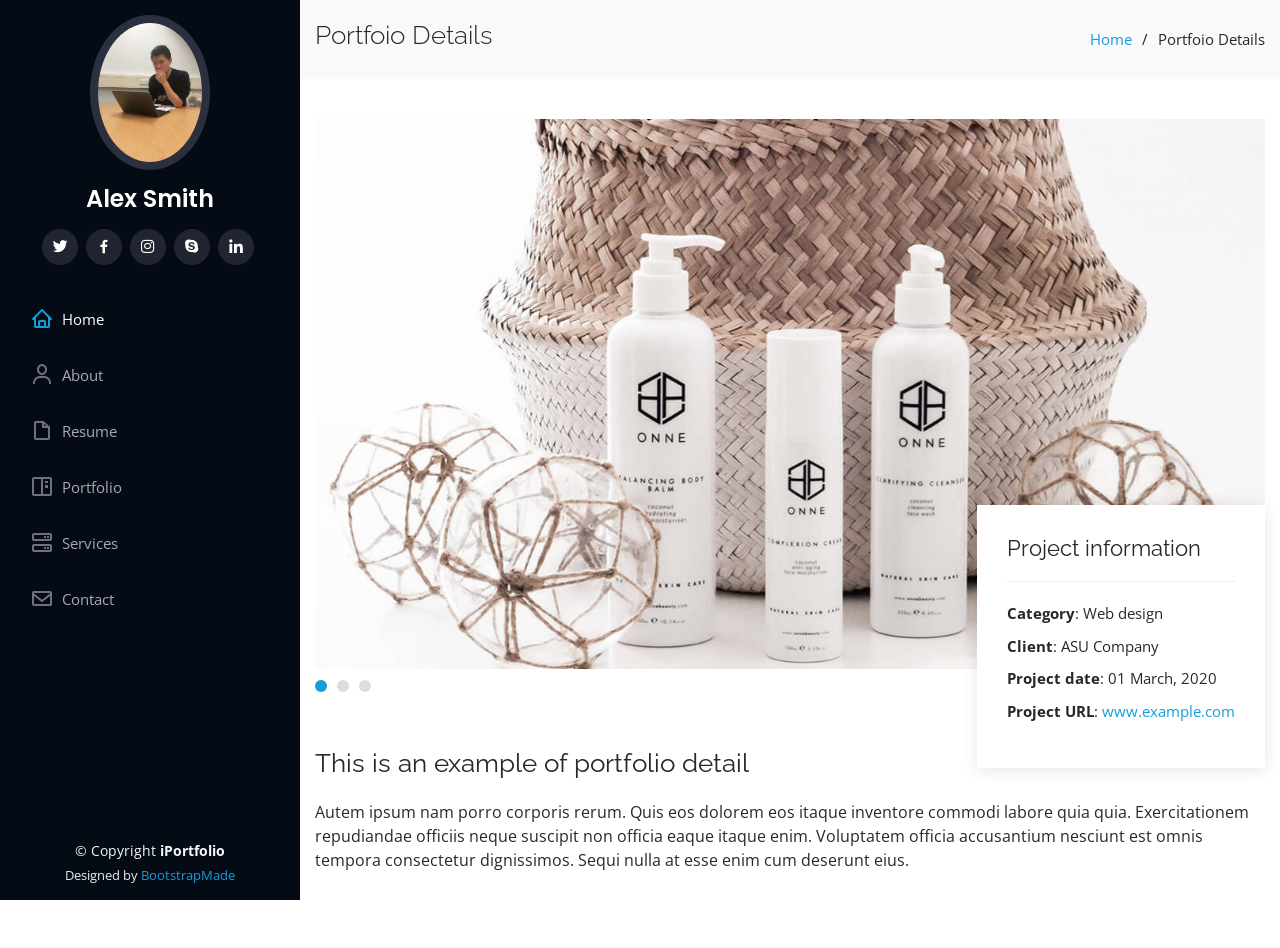
<file: portfolio-details.html>
<!DOCTYPE html>
<html lang="en">

<head>
  <meta charset="utf-8">
  <meta content="width=device-width, initial-scale=1.0" name="viewport">

  <title>Portfolio Details - iPortfolio Bootstrap Template</title>
  <meta content="" name="description">
  <meta content="" name="keywords">

  <!-- Favicons -->
  <link href="assets/img/favicon.png" rel="icon">
  <link href="assets/img/apple-touch-icon.png" rel="apple-touch-icon">

  <!-- Google Fonts -->
  <link href="https://fonts.googleapis.com/css?family=Open+Sans:300,300i,400,400i,600,600i,700,700i|Raleway:300,300i,400,400i,500,500i,600,600i,700,700i|Poppins:300,300i,400,400i,500,500i,600,600i,700,700i" rel="stylesheet">

  <!-- Vendor CSS Files -->
  <link href="assets/vendor/bootstrap/css/bootstrap.min.css" rel="stylesheet">
  <link href="assets/vendor/icofont/icofont.min.css" rel="stylesheet">
  <link href="assets/vendor/boxicons/css/boxicons.min.css" rel="stylesheet">
  <link href="assets/vendor/venobox/venobox.css" rel="stylesheet">
  <link href="assets/vendor/owl.carousel/assets/owl.carousel.min.css" rel="stylesheet">
  <link href="assets/vendor/aos/aos.css" rel="stylesheet">

  <!-- Template Main CSS File -->
  <link href="assets/css/style.css" rel="stylesheet">

  <!-- =======================================================
  * Template Name: iPortfolio - v1.4.0
  * Template URL: https://bootstrapmade.com/iportfolio-bootstrap-portfolio-websites-template/
  * Author: BootstrapMade.com
  * License: https://bootstrapmade.com/license/
  ======================================================== -->
</head>

<body>

  <!-- ======= Mobile nav toggle button ======= -->
  <button type="button" class="mobile-nav-toggle d-xl-none"><i class="icofont-navigation-menu"></i></button>

  <!-- ======= Header ======= -->
  <header id="header">
    <div class="d-flex flex-column">

      <div class="profile">
        <img src="assets/img/profile-img.jpg" alt="" class="img-fluid rounded-circle">
        <h1 class="text-light"><a href="index.html">Alex Smith</a></h1>
        <div class="social-links mt-3 text-center">
          <a href="#" class="twitter"><i class="bx bxl-twitter"></i></a>
          <a href="#" class="facebook"><i class="bx bxl-facebook"></i></a>
          <a href="#" class="instagram"><i class="bx bxl-instagram"></i></a>
          <a href="#" class="google-plus"><i class="bx bxl-skype"></i></a>
          <a href="#" class="linkedin"><i class="bx bxl-linkedin"></i></a>
        </div>
      </div>

      <nav class="nav-menu">
        <ul>
          <li><a href="index.html"><i class="bx bx-home"></i> <span>Home</span></a></li>
          <li><a href="#about"><i class="bx bx-user"></i> <span>About</span></a></li>
          <li><a href="#resume"><i class="bx bx-file-blank"></i> <span>Resume</span></a></li>
          <li class="active"><a href="#portfolio"><i class="bx bx-book-content"></i> Portfolio</a></li>
          <li><a href="#services"><i class="bx bx-server"></i> Services</a></li>
          <li><a href="#contact"><i class="bx bx-envelope"></i> Contact</a></li>

        </ul>
      </nav><!-- .nav-menu -->
      <button type="button" class="mobile-nav-toggle d-xl-none"><i class="icofont-navigation-menu"></i></button>

    </div>
  </header><!-- End Header -->

  <main id="main">

    <!-- ======= Breadcrumbs ======= -->
    <section id="breadcrumbs" class="breadcrumbs">
      <div class="container">

        <div class="d-flex justify-content-between align-items-center">
          <h2>Portfoio Details</h2>
          <ol>
            <li><a href="index.html">Home</a></li>
            <li>Portfoio Details</li>
          </ol>
        </div>

      </div>
    </section><!-- End Breadcrumbs -->

    <!-- ======= Portfolio Details Section ======= -->
    <section id="portfolio-details" class="portfolio-details">
      <div class="container">

        <div class="portfolio-details-container">

          <div class="owl-carousel portfolio-details-carousel">
            <img src="assets/img/portfolio-details-1.jpg" class="img-fluid" alt="">
            <img src="assets/img/portfolio-details-2.jpg" class="img-fluid" alt="">
            <img src="assets/img/portfolio-details-3.jpg" class="img-fluid" alt="">
          </div>

          <div class="portfolio-info">
            <h3>Project information</h3>
            <ul>
              <li><strong>Category</strong>: Web design</li>
              <li><strong>Client</strong>: ASU Company</li>
              <li><strong>Project date</strong>: 01 March, 2020</li>
              <li><strong>Project URL</strong>: <a href="#">www.example.com</a></li>
            </ul>
          </div>

        </div>

        <div class="portfolio-description">
          <h2>This is an example of portfolio detail</h2>
          <p>
            Autem ipsum nam porro corporis rerum. Quis eos dolorem eos itaque inventore commodi labore quia quia. Exercitationem repudiandae officiis neque suscipit non officia eaque itaque enim. Voluptatem officia accusantium nesciunt est omnis tempora consectetur dignissimos. Sequi nulla at esse enim cum deserunt eius.
          </p>
        </div>

      </div>
    </section><!-- End Portfolio Details Section -->

  </main><!-- End #main -->

  <!-- ======= Footer ======= -->
  <footer id="footer">
    <div class="container">
      <div class="copyright">
        &copy; Copyright <strong><span>iPortfolio</span></strong>
      </div>
      <div class="credits">
        <!-- All the links in the footer should remain intact. -->
        <!-- You can delete the links only if you purchased the pro version. -->
        <!-- Licensing information: https://bootstrapmade.com/license/ -->
        <!-- Purchase the pro version with working PHP/AJAX contact form: https://bootstrapmade.com/iportfolio-bootstrap-portfolio-websites-template/ -->
        Designed by <a href="https://bootstrapmade.com/">BootstrapMade</a>
      </div>
    </div>
  </footer><!-- End  Footer -->

  <a href="#" class="back-to-top"><i class="icofont-simple-up"></i></a>

  <!-- Vendor JS Files -->
  <script src="assets/vendor/jquery/jquery.min.js"></script>
  <script src="assets/vendor/bootstrap/js/bootstrap.bundle.min.js"></script>
  <script src="assets/vendor/jquery.easing/jquery.easing.min.js"></script>
  <script src="assets/vendor/php-email-form/validate.js"></script>
  <script src="assets/vendor/waypoints/jquery.waypoints.min.js"></script>
  <script src="assets/vendor/counterup/counterup.min.js"></script>
  <script src="assets/vendor/isotope-layout/isotope.pkgd.min.js"></script>
  <script src="assets/vendor/venobox/venobox.min.js"></script>
  <script src="assets/vendor/owl.carousel/owl.carousel.min.js"></script>
  <script src="assets/vendor/typed.js/typed.min.js"></script>
  <script src="assets/vendor/aos/aos.js"></script>

  <!-- Template Main JS File -->
  <script src="assets/js/main.js"></script>

</body>

</html>
</file>
<file: style.css>
/* style.css */
* {
    margin: 0;
    padding: 0;
    box-sizing: border-box;
}

body {
    font-family: Arial, sans-serif;
    display: flex;
    justify-content: center;
    align-items: center;
    height: 100vh;
    background: url('picture.webp') no-repeat center center/cover;
    color: white;
    text-align: center;
}

.container {
    max-width: 700px;
    background-color: rgba(0, 0, 0, 0.5); /* 半透明背景，提升文字可读性 */
    padding: 20px;
    border-radius: 10px;
}

h1 {
    font-size: 3rem;
    margin-bottom: 1rem;
    color: #FFD700; /* 黄金色，使标题突出 */
    font-weight: bold;
}

#countdown {
    font-size: 2rem;
    margin: 1rem 0;
    color: #00CED1; /* 青色，为倒计时设置清晰的颜色 */
    font-weight: bold;
}

p {
    font-size: 1.2rem;
    color: #D3D3D3; /* 浅灰色，柔和的文本颜色 */
    margin-bottom: 1.5rem;
}

.social-link {
    font-size: 1.5rem;
    color: #FFFFFF;
    text-decoration: none;
    margin-top: 1rem;
    display: inline-block;
    border: 1px solid #FFFFFF;
    padding: 8px 12px;
    border-radius: 5px;
    transition: background-color 0.3s, color 0.3s;
}

.social-link:hover {
    background-color: #FFFFFF;
    color: #333;
}
</file>
<file: assets/vendor/venobox/venobox.css>
/* ------ venobox.css --------*/
.vbox-overlay *, .vbox-overlay *:before, .vbox-overlay *:after{
    -webkit-backface-visibility: hidden;
    -webkit-box-sizing:border-box;
    -moz-box-sizing:border-box;
    box-sizing:border-box;
}
.vbox-overlay * { 
    -webkit-backface-visibility: visible;
    backface-visibility: visible;
}
.vbox-overlay{
    display: -webkit-flex;
    display: flex;
    -webkit-flex-direction: column;
    flex-direction: column;
    -webkit-justify-content: center;
    justify-content: center;
    -webkit-align-items: center;
    align-items: center;
    position: fixed;
    left: 0;
    top: 0;
    bottom: 0;
    right: 0;
    z-index: 999999;
}

/* ----- navigation ----- */
.vbox-title{
    width: 100%;
    height: 40px;
    float: left;
    text-align: center;
    line-height: 28px;
    font-size: 12px;
    padding: 6px 50px;
    overflow: hidden;
    position: fixed;
    display: none;
    left: 0;
    z-index: 89;
}
.vbox-close{
    cursor: pointer;
    position: fixed;
    top: -1px;
    right: 0;
    width: 50px;
    height: 40px;
    padding: 6px;
    display: block;
    background-position:10px center;
    overflow: hidden;
    font-size: 24px;
    line-height: 1;
    text-align: center;
    z-index: 99;
}
.vbox-left{
    cursor: pointer;
    position: fixed;
    left: 0;
    height: 40px;
    overflow: hidden;
    line-height: 28px;
    font-size: 12px;
    z-index: 99;
    display: flex;
    align-items:center;
}
.vbox-num{
    display: inline-block;
    margin: 6px 0 6px 15px;
}
/* ----- Social share ----- */
.vbox-share{
    line-height: 28px;
    font-size: 12px;
    overflow: hidden;
    position: fixed;
    left: 0;
    z-index: 98;
    display: flex;
    align-items:center;
    justify-content: center;
    width: 100%;
    text-align: center;
}
.vbox-share svg{
    max-height: 28px;
    width: 28px;
    z-index: 10;
    margin-left: 12px;
    margin-top: 6px;
    margin-bottom: 6px;
    vertical-align: middle;
}


/* ----- navigation ARROWS ----- */
.vbox-next, .vbox-prev{
    position: fixed;
    top: 50%;
    margin-top: -15px;
    overflow: hidden;
    cursor: pointer;
    display: block;
    width: 45px;
    height: 45px;
    z-index: 99;
}
.vbox-next span, .vbox-prev span{
    position: relative;
    width: 20px;
    height: 20px;
    border: 2px solid transparent;
    border-top-color: #B6B6B6;
    border-right-color: #B6B6B6;
    text-indent: -100px;
    position: absolute;
    top: 8px;
    display: block;
}
.vbox-prev{
    left: 15px;
}
.vbox-next{
    right: 15px;
}
.vbox-prev span{
    left: 10px;
    -ms-transform: rotate(-135deg);
    -webkit-transform: rotate(-135deg);
    transform: rotate(-135deg);
}
.vbox-next span{
    -ms-transform: rotate(45deg);
    -webkit-transform: rotate(45deg);
    transform: rotate(45deg);
    right: 10px;
}
/* ------- inline window ------ */
.vbox-inline{
    width: 420px;
    height: 315px;
    height: 70vh;
    padding: 10px;
    background: #fff;
    margin: 0 auto;
    overflow: auto;
    text-align: left;
}
/* ------- Video & iFrames window ------ */
.venoframe{
    max-width: 100%;
    width: 100%;
    border: none;
    width: 100%;
    height: 260px;
    height: 70vh;
}
.venoframe.vbvid{
    height: 260px;
}
@media (min-width: 768px) {
    .venoframe, .vbox-inline{
        width: 90%;
        height: 360px;
        height: 70vh;
    }
    .venoframe.vbvid{
        width: 640px;
        height: 360px;
    }
}
@media (min-width: 992px) {
    .venoframe, .vbox-inline{
        max-width: 1200px;
        width: 80%;
        height: 540px;
        height: 70vh;
    }
    .venoframe.vbvid{
        width: 960px;
        height: 540px;
    }
}
/* 
Please do NOT edit this part! 
or at least read this note: http://i.imgur.com/7C0ws9e.gif
*/
.vbox-open{
    overflow: hidden;
}
.vbox-container{
    position: absolute;
    left: 0;
    right: 0;
    top: 0;
    bottom: 0;
    overflow-x: hidden;
    overflow-y: scroll;
    overflow-scrolling: touch;
    -webkit-overflow-scrolling: touch;
    z-index: 20;
    max-height: 100%;

}

.vbox-content{
    text-align: center;
    float: left;
    width: 100%;
    position: relative;
    overflow: hidden;
    padding: 20px 4%;
}
.vbox-container img{
    max-width: 100%;
    height: auto;
}
.vbox-figlio{
    box-shadow: 0 0 12px rgba(0,0,0,0.19), 0 6px 6px rgba(0,0,0,0.23);
    max-width: 100%;
    text-align: initial;
}
img.vbox-figlio{
    -webkit-user-select: none;
-khtml-user-select: none;
-moz-user-select: none;
-o-user-select: none;
user-select: none;
}
.vbox-content.swipe-left{
    margin-left: -200px !important;
}
.vbox-content.swipe-right{
    margin-left: 200px !important;
}
.vbox-animated{
    webkit-transition: margin 300ms ease-out;
    transition: margin 300ms ease-out;
}

/* ---------- preloader ----------
 * SPINKIT 
 * http://tobiasahlin.com/spinkit/
-------------------------------- */
.sk-double-bounce,.sk-rotating-plane{width:40px;height:40px;margin:40px auto}.sk-rotating-plane{background-color:#333;-webkit-animation:sk-rotatePlane 1.2s infinite ease-in-out;animation:sk-rotatePlane 1.2s infinite ease-in-out}@-webkit-keyframes sk-rotatePlane{0%{-webkit-transform:perspective(120px) rotateX(0) rotateY(0);transform:perspective(120px) rotateX(0) rotateY(0)}50%{-webkit-transform:perspective(120px) rotateX(-180.1deg) rotateY(0);transform:perspective(120px) rotateX(-180.1deg) rotateY(0)}100%{-webkit-transform:perspective(120px) rotateX(-180deg) rotateY(-179.9deg);transform:perspective(120px) rotateX(-180deg) rotateY(-179.9deg)}}@keyframes sk-rotatePlane{0%{-webkit-transform:perspective(120px) rotateX(0) rotateY(0);transform:perspective(120px) rotateX(0) rotateY(0)}50%{-webkit-transform:perspective(120px) rotateX(-180.1deg) rotateY(0);transform:perspective(120px) rotateX(-180.1deg) rotateY(0)}100%{-webkit-transform:perspective(120px) rotateX(-180deg) rotateY(-179.9deg);transform:perspective(120px) rotateX(-180deg) rotateY(-179.9deg)}}.sk-double-bounce{position:relative}.sk-double-bounce .sk-child{width:100%;height:100%;border-radius:50%;background-color:#333;opacity:.6;position:absolute;top:0;left:0;-webkit-animation:sk-doubleBounce 2s infinite ease-in-out;animation:sk-doubleBounce 2s infinite ease-in-out}.sk-chasing-dots .sk-child,.sk-spinner-pulse,.sk-three-bounce .sk-child{background-color:#333;border-radius:100%}.sk-double-bounce .sk-double-bounce2{-webkit-animation-delay:-1s;animation-delay:-1s}@-webkit-keyframes sk-doubleBounce{0%,100%{-webkit-transform:scale(0);transform:scale(0)}50%{-webkit-transform:scale(1);transform:scale(1)}}@keyframes sk-doubleBounce{0%,100%{-webkit-transform:scale(0);transform:scale(0)}50%{-webkit-transform:scale(1);transform:scale(1)}}.sk-wave{margin:40px auto;width:50px;height:40px;text-align:center;font-size:10px}.sk-wave .sk-rect{background-color:#333;height:100%;width:6px;display:inline-block;-webkit-animation:sk-waveStretchDelay 1.2s infinite ease-in-out;animation:sk-waveStretchDelay 1.2s infinite ease-in-out}.sk-wave .sk-rect1{-webkit-animation-delay:-1.2s;animation-delay:-1.2s}.sk-wave .sk-rect2{-webkit-animation-delay:-1.1s;animation-delay:-1.1s}.sk-wave .sk-rect3{-webkit-animation-delay:-1s;animation-delay:-1s}.sk-wave .sk-rect4{-webkit-animation-delay:-.9s;animation-delay:-.9s}.sk-wave .sk-rect5{-webkit-animation-delay:-.8s;animation-delay:-.8s}@-webkit-keyframes sk-waveStretchDelay{0%,100%,40%{-webkit-transform:scaleY(.4);transform:scaleY(.4)}20%{-webkit-transform:scaleY(1);transform:scaleY(1)}}@keyframes sk-waveStretchDelay{0%,100%,40%{-webkit-transform:scaleY(.4);transform:scaleY(.4)}20%{-webkit-transform:scaleY(1);transform:scaleY(1)}}.sk-wandering-cubes{margin:40px auto;width:40px;height:40px;position:relative}.sk-wandering-cubes .sk-cube{background-color:#333;width:10px;height:10px;position:absolute;top:0;left:0;-webkit-animation:sk-wanderingCube 1.8s ease-in-out -1.8s infinite both;animation:sk-wanderingCube 1.8s ease-in-out -1.8s infinite both}.sk-chasing-dots,.sk-spinner-pulse{width:40px;height:40px;margin:40px auto}.sk-wandering-cubes .sk-cube2{-webkit-animation-delay:-.9s;animation-delay:-.9s}@-webkit-keyframes sk-wanderingCube{0%{-webkit-transform:rotate(0);transform:rotate(0)}25%{-webkit-transform:translateX(30px) rotate(-90deg) scale(.5);transform:translateX(30px) rotate(-90deg) scale(.5)}50%{-webkit-transform:translateX(30px) translateY(30px) rotate(-179deg);transform:translateX(30px) translateY(30px) rotate(-179deg)}50.1%{-webkit-transform:translateX(30px) translateY(30px) rotate(-180deg);transform:translateX(30px) translateY(30px) rotate(-180deg)}75%{-webkit-transform:translateX(0) translateY(30px) rotate(-270deg) scale(.5);transform:translateX(0) translateY(30px) rotate(-270deg) scale(.5)}100%{-webkit-transform:rotate(-360deg);transform:rotate(-360deg)}}@keyframes sk-wanderingCube{0%{-webkit-transform:rotate(0);transform:rotate(0)}25%{-webkit-transform:translateX(30px) rotate(-90deg) scale(.5);transform:translateX(30px) rotate(-90deg) scale(.5)}50%{-webkit-transform:translateX(30px) translateY(30px) rotate(-179deg);transform:translateX(30px) translateY(30px) rotate(-179deg)}50.1%{-webkit-transform:translateX(30px) translateY(30px) rotate(-180deg);transform:translateX(30px) translateY(30px) rotate(-180deg)}75%{-webkit-transform:translateX(0) translateY(30px) rotate(-270deg) scale(.5);transform:translateX(0) translateY(30px) rotate(-270deg) scale(.5)}100%{-webkit-transform:rotate(-360deg);transform:rotate(-360deg)}}.sk-spinner-pulse{-webkit-animation:sk-pulseScaleOut 1s infinite ease-in-out;animation:sk-pulseScaleOut 1s infinite ease-in-out}@-webkit-keyframes sk-pulseScaleOut{0%{-webkit-transform:scale(0);transform:scale(0)}100%{-webkit-transform:scale(1);transform:scale(1);opacity:0}}@keyframes sk-pulseScaleOut{0%{-webkit-transform:scale(0);transform:scale(0)}100%{-webkit-transform:scale(1);transform:scale(1);opacity:0}}.sk-chasing-dots{position:relative;text-align:center;-webkit-animation:sk-chasingDotsRotate 2s infinite linear;animation:sk-chasingDotsRotate 2s infinite linear}.sk-chasing-dots .sk-child{width:60%;height:60%;display:inline-block;position:absolute;top:0;-webkit-animation:sk-chasingDotsBounce 2s infinite ease-in-out;animation:sk-chasingDotsBounce 2s infinite ease-in-out}.sk-chasing-dots .sk-dot2{top:auto;bottom:0;-webkit-animation-delay:-1s;animation-delay:-1s}@-webkit-keyframes sk-chasingDotsRotate{100%{-webkit-transform:rotate(360deg);transform:rotate(360deg)}}@keyframes sk-chasingDotsRotate{100%{-webkit-transform:rotate(360deg);transform:rotate(360deg)}}@-webkit-keyframes sk-chasingDotsBounce{0%,100%{-webkit-transform:scale(0);transform:scale(0)}50%{-webkit-transform:scale(1);transform:scale(1)}}@keyframes sk-chasingDotsBounce{0%,100%{-webkit-transform:scale(0);transform:scale(0)}50%{-webkit-transform:scale(1);transform:scale(1)}}.sk-three-bounce{margin:40px auto;width:80px;text-align:center}.sk-three-bounce .sk-child{width:20px;height:20px;display:inline-block;-webkit-animation:sk-three-bounce 1.4s ease-in-out 0s infinite both;animation:sk-three-bounce 1.4s ease-in-out 0s infinite both}.sk-circle .sk-child:before,.sk-fading-circle .sk-circle:before{display:block;border-radius:100%;content:'';background-color:#333}.sk-three-bounce .sk-bounce1{-webkit-animation-delay:-.32s;animation-delay:-.32s}.sk-three-bounce .sk-bounce2{-webkit-animation-delay:-.16s;animation-delay:-.16s}@-webkit-keyframes sk-three-bounce{0%,100%,80%{-webkit-transform:scale(0);transform:scale(0)}40%{-webkit-transform:scale(1);transform:scale(1)}}@keyframes sk-three-bounce{0%,100%,80%{-webkit-transform:scale(0);transform:scale(0)}40%{-webkit-transform:scale(1);transform:scale(1)}}.sk-circle{margin:40px auto;width:40px;height:40px;position:relative}.sk-circle .sk-child{width:100%;height:100%;position:absolute;left:0;top:0}.sk-circle .sk-child:before{margin:0 auto;width:15%;height:15%;-webkit-animation:sk-circleBounceDelay 1.2s infinite ease-in-out both;animation:sk-circleBounceDelay 1.2s infinite ease-in-out both}.sk-circle .sk-circle2{-webkit-transform:rotate(30deg);-ms-transform:rotate(30deg);transform:rotate(30deg)}.sk-circle .sk-circle3{-webkit-transform:rotate(60deg);-ms-transform:rotate(60deg);transform:rotate(60deg)}.sk-circle .sk-circle4{-webkit-transform:rotate(90deg);-ms-transform:rotate(90deg);transform:rotate(90deg)}.sk-circle .sk-circle5{-webkit-transform:rotate(120deg);-ms-transform:rotate(120deg);transform:rotate(120deg)}.sk-circle .sk-circle6{-webkit-transform:rotate(150deg);-ms-transform:rotate(150deg);transform:rotate(150deg)}.sk-circle .sk-circle7{-webkit-transform:rotate(180deg);-ms-transform:rotate(180deg);transform:rotate(180deg)}.sk-circle .sk-circle8{-webkit-transform:rotate(210deg);-ms-transform:rotate(210deg);transform:rotate(210deg)}.sk-circle .sk-circle9{-webkit-transform:rotate(240deg);-ms-transform:rotate(240deg);transform:rotate(240deg)}.sk-circle .sk-circle10{-webkit-transform:rotate(270deg);-ms-transform:rotate(270deg);transform:rotate(270deg)}.sk-circle .sk-circle11{-webkit-transform:rotate(300deg);-ms-transform:rotate(300deg);transform:rotate(300deg)}.sk-circle .sk-circle12{-webkit-transform:rotate(330deg);-ms-transform:rotate(330deg);transform:rotate(330deg)}.sk-circle .sk-circle2:before{-webkit-animation-delay:-1.1s;animation-delay:-1.1s}.sk-circle .sk-circle3:before{-webkit-animation-delay:-1s;animation-delay:-1s}.sk-circle .sk-circle4:before{-webkit-animation-delay:-.9s;animation-delay:-.9s}.sk-circle .sk-circle5:before{-webkit-animation-delay:-.8s;animation-delay:-.8s}.sk-circle .sk-circle6:before{-webkit-animation-delay:-.7s;animation-delay:-.7s}.sk-circle .sk-circle7:before{-webkit-animation-delay:-.6s;animation-delay:-.6s}.sk-circle .sk-circle8:before{-webkit-animation-delay:-.5s;animation-delay:-.5s}.sk-circle .sk-circle9:before{-webkit-animation-delay:-.4s;animation-delay:-.4s}.sk-circle .sk-circle10:before{-webkit-animation-delay:-.3s;animation-delay:-.3s}.sk-circle .sk-circle11:before{-webkit-animation-delay:-.2s;animation-delay:-.2s}.sk-circle .sk-circle12:before{-webkit-animation-delay:-.1s;animation-delay:-.1s}@-webkit-keyframes sk-circleBounceDelay{0%,100%,80%{-webkit-transform:scale(0);transform:scale(0)}40%{-webkit-transform:scale(1);transform:scale(1)}}@keyframes sk-circleBounceDelay{0%,100%,80%{-webkit-transform:scale(0);transform:scale(0)}40%{-webkit-transform:scale(1);transform:scale(1)}}.sk-cube-grid{width:40px;height:40px;margin:40px auto}.sk-cube-grid .sk-cube{width:33.33%;height:33.33%;background-color:#333;float:left;-webkit-animation:sk-cubeGridScaleDelay 1.3s infinite ease-in-out;animation:sk-cubeGridScaleDelay 1.3s infinite ease-in-out}.sk-cube-grid .sk-cube1{-webkit-animation-delay:.2s;animation-delay:.2s}.sk-cube-grid .sk-cube2{-webkit-animation-delay:.3s;animation-delay:.3s}.sk-cube-grid .sk-cube3{-webkit-animation-delay:.4s;animation-delay:.4s}.sk-cube-grid .sk-cube4{-webkit-animation-delay:.1s;animation-delay:.1s}.sk-cube-grid .sk-cube5{-webkit-animation-delay:.2s;animation-delay:.2s}.sk-cube-grid .sk-cube6{-webkit-animation-delay:.3s;animation-delay:.3s}.sk-cube-grid .sk-cube7{-webkit-animation-delay:0ms;animation-delay:0ms}.sk-cube-grid .sk-cube8{-webkit-animation-delay:.1s;animation-delay:.1s}.sk-cube-grid .sk-cube9{-webkit-animation-delay:.2s;animation-delay:.2s}@-webkit-keyframes sk-cubeGridScaleDelay{0%,100%,70%{-webkit-transform:scale3D(1,1,1);transform:scale3D(1,1,1)}35%{-webkit-transform:scale3D(0,0,1);transform:scale3D(0,0,1)}}@keyframes sk-cubeGridScaleDelay{0%,100%,70%{-webkit-transform:scale3D(1,1,1);transform:scale3D(1,1,1)}35%{-webkit-transform:scale3D(0,0,1);transform:scale3D(0,0,1)}}.sk-fading-circle{margin:40px auto;width:40px;height:40px;position:relative}.sk-fading-circle .sk-circle{width:100%;height:100%;position:absolute;left:0;top:0}.sk-fading-circle .sk-circle:before{margin:0 auto;width:15%;height:15%;-webkit-animation:sk-circleFadeDelay 1.2s infinite ease-in-out both;animation:sk-circleFadeDelay 1.2s infinite ease-in-out both}.sk-fading-circle .sk-circle2{-webkit-transform:rotate(30deg);-ms-transform:rotate(30deg);transform:rotate(30deg)}.sk-fading-circle .sk-circle3{-webkit-transform:rotate(60deg);-ms-transform:rotate(60deg);transform:rotate(60deg)}.sk-fading-circle .sk-circle4{-webkit-transform:rotate(90deg);-ms-transform:rotate(90deg);transform:rotate(90deg)}.sk-fading-circle .sk-circle5{-webkit-transform:rotate(120deg);-ms-transform:rotate(120deg);transform:rotate(120deg)}.sk-fading-circle .sk-circle6{-webkit-transform:rotate(150deg);-ms-transform:rotate(150deg);transform:rotate(150deg)}.sk-fading-circle .sk-circle7{-webkit-transform:rotate(180deg);-ms-transform:rotate(180deg);transform:rotate(180deg)}.sk-fading-circle .sk-circle8{-webkit-transform:rotate(210deg);-ms-transform:rotate(210deg);transform:rotate(210deg)}.sk-fading-circle .sk-circle9{-webkit-transform:rotate(240deg);-ms-transform:rotate(240deg);transform:rotate(240deg)}.sk-fading-circle .sk-circle10{-webkit-transform:rotate(270deg);-ms-transform:rotate(270deg);transform:rotate(270deg)}.sk-fading-circle .sk-circle11{-webkit-transform:rotate(300deg);-ms-transform:rotate(300deg);transform:rotate(300deg)}.sk-fading-circle .sk-circle12{-webkit-transform:rotate(330deg);-ms-transform:rotate(330deg);transform:rotate(330deg)}.sk-fading-circle .sk-circle2:before{-webkit-animation-delay:-1.1s;animation-delay:-1.1s}.sk-fading-circle .sk-circle3:before{-webkit-animation-delay:-1s;animation-delay:-1s}.sk-fading-circle .sk-circle4:before{-webkit-animation-delay:-.9s;animation-delay:-.9s}.sk-fading-circle .sk-circle5:before{-webkit-animation-delay:-.8s;animation-delay:-.8s}.sk-fading-circle .sk-circle6:before{-webkit-animation-delay:-.7s;animation-delay:-.7s}.sk-fading-circle .sk-circle7:before{-webkit-animation-delay:-.6s;animation-delay:-.6s}.sk-fading-circle .sk-circle8:before{-webkit-animation-delay:-.5s;animation-delay:-.5s}.sk-fading-circle .sk-circle9:before{-webkit-animation-delay:-.4s;animation-delay:-.4s}.sk-fading-circle .sk-circle10:before{-webkit-animation-delay:-.3s;animation-delay:-.3s}.sk-fading-circle .sk-circle11:before{-webkit-animation-delay:-.2s;animation-delay:-.2s}.sk-fading-circle .sk-circle12:before{-webkit-animation-delay:-.1s;animation-delay:-.1s}@-webkit-keyframes sk-circleFadeDelay{0%,100%,39%{opacity:0}40%{opacity:1}}@keyframes sk-circleFadeDelay{0%,100%,39%{opacity:0}40%{opacity:1}}.sk-folding-cube{margin:40px auto;width:40px;height:40px;position:relative;-webkit-transform:rotateZ(45deg);transform:rotateZ(45deg)}.sk-folding-cube .sk-cube{float:left;width:50%;height:50%;position:relative;-webkit-transform:scale(1.1);-ms-transform:scale(1.1);transform:scale(1.1)}.sk-folding-cube .sk-cube:before{content:'';position:absolute;top:0;left:0;width:100%;height:100%;background-color:#333;-webkit-animation:sk-foldCubeAngle 2.4s infinite linear both;animation:sk-foldCubeAngle 2.4s infinite linear both;-webkit-transform-origin:100% 100%;-ms-transform-origin:100% 100%;transform-origin:100% 100%}.sk-folding-cube .sk-cube2{-webkit-transform:scale(1.1) rotateZ(90deg);transform:scale(1.1) rotateZ(90deg)}.sk-folding-cube .sk-cube3{-webkit-transform:scale(1.1) rotateZ(180deg);transform:scale(1.1) rotateZ(180deg)}.sk-folding-cube .sk-cube4{-webkit-transform:scale(1.1) rotateZ(270deg);transform:scale(1.1) rotateZ(270deg)}.sk-folding-cube .sk-cube2:before{-webkit-animation-delay:.3s;animation-delay:.3s}.sk-folding-cube .sk-cube3:before{-webkit-animation-delay:.6s;animation-delay:.6s}.sk-folding-cube .sk-cube4:before{-webkit-animation-delay:.9s;animation-delay:.9s}@-webkit-keyframes sk-foldCubeAngle{0%,10%{-webkit-transform:perspective(140px) rotateX(-180deg);transform:perspective(140px) rotateX(-180deg);opacity:0}25%,75%{-webkit-transform:perspective(140px) rotateX(0);transform:perspective(140px) rotateX(0);opacity:1}100%,90%{-webkit-transform:perspective(140px) rotateY(180deg);transform:perspective(140px) rotateY(180deg);opacity:0}}@keyframes sk-foldCubeAngle{0%,10%{-webkit-transform:perspective(140px) rotateX(-180deg);transform:perspective(140px) rotateX(-180deg);opacity:0}25%,75%{-webkit-transform:perspective(140px) rotateX(0);transform:perspective(140px) rotateX(0);opacity:1}100%,90%{-webkit-transform:perspective(140px) rotateY(180deg);transform:perspective(140px) rotateY(180deg);opacity:0}}
</file>
<file: assets/css/style.css>
/**
* Template Name: iPortfolio - v1.4.0
* Template URL: https://bootstrapmade.com/iportfolio-bootstrap-portfolio-websites-template/
* Author: BootstrapMade.com
* License: https://bootstrapmade.com/license/
*/

/*--------------------------------------------------------------
# General
--------------------------------------------------------------*/
body {
  font-family: "Open Sans", sans-serif;
  color: #272829;
}

a {
  color: #149ddd;
}

a:hover {
  color: #37b3ed;
  text-decoration: none;
}

h1, h2, h3, h4, h5, h6 {
  font-family: "Raleway", sans-serif;
}

/*--------------------------------------------------------------
# Back to top button
--------------------------------------------------------------*/
.back-to-top {
  position: fixed;
  display: none;
  width: 40px;
  height: 40px;
  border-radius: 50px;
  right: 15px;
  bottom: 15px;
  background: #149ddd;
  color: #fff;
  transition: display 0.5s ease-in-out;
  z-index: 99999;
}

.back-to-top i {
  font-size: 24px;
  position: absolute;
  top: 7px;
  left: 8px;
}

.back-to-top:hover {
  color: #fff;
  background: #2eafec;
  transition: background 0.2s ease-in-out;
}

/*--------------------------------------------------------------
# Header
--------------------------------------------------------------*/
#header {
  position: fixed;
  top: 0;
  left: 0;
  bottom: 0;
  width: 300px;
  transition: all ease-in-out 0.5s;
  z-index: 9997;
  transition: all 0.5s;
  padding: 0 15px;
  background: #040b14;
  overflow-y: auto;
}

#header .profile img {
  margin: 15px auto;
  display: block;
  width: 120px;
  border: 8px solid #2c2f3f;
}

#header .profile h1 {
  font-size: 24px;
  margin: 0;
  padding: 0;
  font-weight: 600;
  -moz-text-align-last: center;
  text-align-last: center;
  font-family: "Poppins", sans-serif;
}

#header .profile h1 a, #header .profile h1 a:hover {
  color: #fff;
  text-decoration: none;
}

#header .profile .social-links a {
  font-size: 18px;
  display: inline-block;
  background: #212431;
  color: #fff;
  line-height: 1;
  padding: 8px 0;
  margin-right: 4px;
  border-radius: 50%;
  text-align: center;
  width: 36px;
  height: 36px;
  transition: 0.3s;
}

#header .profile .social-links a:hover {
  background: #149ddd;
  color: #fff;
  text-decoration: none;
}

#main {
  margin-left: 300px;
}

@media (max-width: 1199px) {
  #header {
    left: -300px;
  }
  #main {
    margin-left: 0;
  }
}

/*--------------------------------------------------------------
# Navigation Menu
--------------------------------------------------------------*/
/* Desktop Navigation */
.nav-menu {
  padding-top: 30px;
}

.nav-menu * {
  margin: 0;
  padding: 0;
  list-style: none;
}

.nav-menu > ul > li {
  position: relative;
  white-space: nowrap;
}

.nav-menu a {
  display: flex;
  align-items: center;
  color: #a8a9b4;
  padding: 12px 15px;
  margin-bottom: 8px;
  transition: 0.3s;
  font-size: 15px;
}

.nav-menu a i {
  font-size: 24px;
  padding-right: 8px;
  color: #6f7180;
}

.nav-menu a:hover, .nav-menu .active > a, .nav-menu li:hover > a {
  text-decoration: none;
  color: #fff;
}

.nav-menu a:hover i, .nav-menu .active > a i, .nav-menu li:hover > a i {
  color: #149ddd;
}

/* Mobile Navigation */
.mobile-nav-toggle {
  position: fixed;
  right: 15px;
  top: 15px;
  z-index: 9998;
  border: 0;
  background: none;
  font-size: 24px;
  transition: all 0.4s;
  outline: none !important;
  line-height: 1;
  cursor: pointer;
  text-align: right;
}

.mobile-nav-toggle i {
  color: #149ddd;
}

.mobile-nav-active {
  overflow: hidden;
}

.mobile-nav-active #header {
  left: 0;
}

.mobile-nav-active .mobile-nav-toggle i {
  color: #fff;
}

/*--------------------------------------------------------------
# Hero Section
--------------------------------------------------------------*/
#hero {
  width: 100%;
  height: 100vh;
  background: url("../img/hero-bg.jpg") top center;
  background-size: cover;
}

#hero:before {
  content: "";
  background: rgba(5, 13, 24, 0.3);
  position: absolute;
  bottom: 0;
  top: 0;
  left: 0;
  right: 0;
  z-index: 1;
}

#hero .hero-container {
  position: relative;
  z-index: 2;
  min-width: 300px;
}

#hero h1 {
  margin: 0 0 10px 0;
  font-size: 64px;
  font-weight: 700;
  line-height: 56px;
  color: #fff;
}

#hero p {
  color: #fff;
  margin-bottom: 50px;
  font-size: 26px;
  font-family: "Poppins", sans-serif;
}

#hero p span {
  color: #fff;
  padding-bottom: 4px;
  letter-spacing: 1px;
  border-bottom: 3px solid #149ddd;
}

@media (min-width: 1024px) {
  #hero {
    background-attachment: fixed;
  }
}

@media (max-width: 768px) {
  #hero h1 {
    font-size: 28px;
    line-height: 36px;
  }
  #hero h2 {
    font-size: 18px;
    line-height: 24px;
    margin-bottom: 30px;
  }
}

/*--------------------------------------------------------------
# Sections General
--------------------------------------------------------------*/
section {
  padding: 60px 0;
  overflow: hidden;
}

.section-bg {
  background: #f5f8fd;
}

.section-title {
  padding-bottom: 30px;
}

.section-title h2 {
  font-size: 32px;
  font-weight: bold;
  margin-bottom: 20px;
  padding-bottom: 20px;
  position: relative;
  color: #173b6c;
}

.section-title h2::after {
  content: '';
  position: absolute;
  display: block;
  width: 50px;
  height: 3px;
  background: #149ddd;
  bottom: 0;
  left: 0;
}

.section-title p {
  margin-bottom: 0;
}

/*--------------------------------------------------------------
# About
--------------------------------------------------------------*/
.about .content h3 {
  font-weight: 700;
  font-size: 26px;
  color: #173b6c;
}

.about .content ul {
  list-style: none;
  padding: 0;
}

.about .content ul li {
  padding-bottom: 10px;
}

.about .content ul i {
  font-size: 20px;
  padding-right: 2px;
  color: #149ddd;
}

.about .content p:last-child {
  margin-bottom: 0;
}

/*--------------------------------------------------------------
# Facts
--------------------------------------------------------------*/
.facts {
  padding-bottom: 30px;
}

.facts .count-box {
  padding: 30px;
  width: 100%;
}

.facts .count-box i {
  display: block;
  font-size: 44px;
  color: #149ddd;
  float: left;
}

.facts .count-box span {
  font-size: 48px;
  line-height: 40px;
  display: block;
  font-weight: 700;
  color: #050d18;
  margin-left: 60px;
}

.facts .count-box p {
  padding: 15px 0 0 0;
  margin: 0 0 0 60px;
  font-family: "Raleway", sans-serif;
  font-size: 14px;
  color: #122f57;
}

.facts .count-box a {
  font-weight: 600;
  display: block;
  margin-top: 20px;
  color: #122f57;
  font-size: 15px;
  font-family: "Poppins", sans-serif;
  transition: ease-in-out 0.3s;
}

.facts .count-box a:hover {
  color: #1f5297;
}

/*--------------------------------------------------------------
# Akills
--------------------------------------------------------------*/
.skills .progress {
  height: 50px;
  display: block;
  background: none;
}

.skills .progress .skill {
  padding: 10px 0;
  margin: 0 0 6px 0;
  text-transform: uppercase;
  display: block;
  font-weight: 600;
  font-family: "Poppins", sans-serif;
  color: #050d18;
}

.skills .progress .skill .val {
  float: right;
  font-style: normal;
}

.skills .progress-bar-wrap {
  background: #dce8f8;
}

.skills .progress-bar {
  width: 1px;
  height: 10px;
  transition: .9s;
  background-color: #149ddd;
}

/*--------------------------------------------------------------
# Resume
--------------------------------------------------------------*/
.resume .resume-title {
  font-size: 26px;
  font-weight: 700;
  margin-top: 20px;
  margin-bottom: 20px;
  color: #050d18;
}

.resume .resume-item {
  padding: 0 0 20px 20px;
  margin-top: -2px;
  border-left: 2px solid #1f5297;
  position: relative;
}

.resume .resume-item h4 {
  line-height: 18px;
  font-size: 18px;
  font-weight: 600;
  text-transform: uppercase;
  font-family: "Poppins", sans-serif;
  color: #050d18;
  margin-bottom: 10px;
}

.resume .resume-item h5 {
  font-size: 16px;
  background: #e4edf9;
  padding: 5px 15px;
  display: inline-block;
  font-weight: 600;
  margin-bottom: 10px;
}

.resume .resume-item ul {
  padding-left: 20px;
}

.resume .resume-item ul li {
  padding-bottom: 10px;
}

.resume .resume-item:last-child {
  padding-bottom: 0;
}

.resume .resume-item::before {
  content: "";
  position: absolute;
  width: 16px;
  height: 16px;
  border-radius: 50px;
  left: -9px;
  top: 0;
  background: #fff;
  border: 2px solid #1f5297;
}

/*--------------------------------------------------------------
# Portfolio
--------------------------------------------------------------*/
.portfolio .portfolio-item {
  margin-bottom: 30px;
}

.portfolio #portfolio-flters {
  padding: 0;
  margin: 0 auto 35px auto;
  list-style: none;
  text-align: center;
  background: #fff;
  border-radius: 50px;
  padding: 2px 15px;
}

.portfolio #portfolio-flters li {
  cursor: pointer;
  display: inline-block;
  padding: 10px 15px 8px 15px;
  font-size: 14px;
  font-weight: 600;
  line-height: 1;
  text-transform: uppercase;
  color: #272829;
  margin-bottom: 5px;
  transition: all 0.3s ease-in-out;
}

.portfolio #portfolio-flters li:hover, .portfolio #portfolio-flters li.filter-active {
  color: #149ddd;
}

.portfolio #portfolio-flters li:last-child {
  margin-right: 0;
}

.portfolio .portfolio-wrap {
  transition: 0.3s;
  position: relative;
  overflow: hidden;
  z-index: 1;
}

.portfolio .portfolio-wrap::before {
  content: "";
  background: rgba(255, 255, 255, 0.5);
  position: absolute;
  left: 0;
  right: 0;
  top: 0;
  bottom: 0;
  transition: all ease-in-out 0.3s;
  z-index: 2;
  opacity: 0;
}

.portfolio .portfolio-wrap .portfolio-links {
  opacity: 1;
  left: 0;
  right: 0;
  bottom: -60px;
  z-index: 3;
  position: absolute;
  transition: all ease-in-out 0.3s;
  display: flex;
  justify-content: center;
}

.portfolio .portfolio-wrap .portfolio-links a {
  color: #fff;
  font-size: 28px;
  text-align: center;
  background: rgba(20, 157, 221, 0.75);
  transition: 0.3s;
  width: 50%;
}

.portfolio .portfolio-wrap .portfolio-links a:hover {
  background: rgba(20, 157, 221, 0.95);
}

.portfolio .portfolio-wrap .portfolio-links a + a {
  border-left: 1px solid #37b3ed;
}

.portfolio .portfolio-wrap:hover::before {
  top: 0;
  left: 0;
  right: 0;
  bottom: 0;
  opacity: 1;
}

.portfolio .portfolio-wrap:hover .portfolio-links {
  opacity: 1;
  bottom: 0;
}

/*--------------------------------------------------------------
# Services
--------------------------------------------------------------*/
.services .icon-box {
  margin-bottom: 20px;
}

.services .icon {
  float: left;
  display: flex;
  align-items: center;
  justify-content: center;
  width: 54px;
  height: 54px;
  background: #149ddd;
  border-radius: 50%;
  transition: 0.5s;
  border: 1px solid #149ddd;
}

.services .icon i {
  color: #fff;
  font-size: 24px;
}

.services .icon-box:hover .icon {
  background: #fff;
}

.services .icon-box:hover .icon i {
  color: #149ddd;
}

.services .title {
  margin-left: 80px;
  font-weight: 700;
  margin-bottom: 15px;
  font-size: 18px;
}

.services .title a {
  color: #343a40;
}

.services .title a:hover {
  color: #149ddd;
}

.services .description {
  margin-left: 80px;
  line-height: 24px;
  font-size: 14px;
}

/*--------------------------------------------------------------
# Testimonials
--------------------------------------------------------------*/
.testimonials .testimonial-item {
  box-sizing: content-box;
  text-align: center;
  min-height: 320px;
}

.testimonials .testimonial-item .testimonial-img {
  width: 90px;
  border-radius: 50%;
  margin: 0 auto;
}

.testimonials .testimonial-item h3 {
  font-size: 18px;
  font-weight: bold;
  margin: 10px 0 5px 0;
  color: #111;
}

.testimonials .testimonial-item h4 {
  font-size: 14px;
  color: #999;
  margin: 0;
}

.testimonials .testimonial-item .quote-icon-left, .testimonials .testimonial-item .quote-icon-right {
  color: #c3e8fa;
  font-size: 26px;
}

.testimonials .testimonial-item .quote-icon-left {
  display: inline-block;
  left: -5px;
  position: relative;
}

.testimonials .testimonial-item .quote-icon-right {
  display: inline-block;
  right: -5px;
  position: relative;
  top: 10px;
}

.testimonials .testimonial-item p {
  font-style: italic;
  margin: 0 15px 15px 15px;
  padding: 20px;
  background: #fff;
  position: relative;
  margin-bottom: 35px;
  border-radius: 6px;
  box-shadow: 0px 2px 15px rgba(0, 0, 0, 0.1);
}

.testimonials .testimonial-item p::after {
  content: "";
  width: 0;
  height: 0;
  border-top: 20px solid #fff;
  border-right: 20px solid transparent;
  border-left: 20px solid transparent;
  position: absolute;
  bottom: -20px;
  left: calc(50% - 20px);
}

.testimonials .owl-nav, .testimonials .owl-dots {
  margin-top: 5px;
  text-align: center;
}

.testimonials .owl-dot {
  display: inline-block;
  margin: 0 5px;
  width: 12px;
  height: 12px;
  border-radius: 50%;
  background-color: #ddd !important;
}

.testimonials .owl-dot.active {
  background-color: #149ddd !important;
}

@media (max-width: 767px) {
  .testimonials {
    margin: 30px 10px;
  }
}

/*--------------------------------------------------------------
# Contact
--------------------------------------------------------------*/
.contact {
  padding-bottom: 130px;
}

.contact .info {
  padding: 30px;
  background: #fff;
  width: 100%;
  box-shadow: 0 0 24px 0 rgba(0, 0, 0, 0.12);
}

.contact .info i {
  font-size: 20px;
  color: #149ddd;
  float: left;
  width: 44px;
  height: 44px;
  background: #dff3fc;
  display: flex;
  justify-content: center;
  align-items: center;
  border-radius: 50px;
  transition: all 0.3s ease-in-out;
}

.contact .info h4 {
  padding: 0 0 0 60px;
  font-size: 22px;
  font-weight: 600;
  margin-bottom: 5px;
  color: #050d18;
}

.contact .info p {
  padding: 0 0 10px 60px;
  margin-bottom: 20px;
  font-size: 14px;
  color: #173b6c;
}

.contact .info .email p {
  padding-top: 5px;
}

.contact .info .social-links {
  padding-left: 60px;
}

.contact .info .social-links a {
  font-size: 18px;
  display: inline-block;
  background: #333;
  color: #fff;
  line-height: 1;
  padding: 8px 0;
  border-radius: 50%;
  text-align: center;
  width: 36px;
  height: 36px;
  transition: 0.3s;
  margin-right: 10px;
}

.contact .info .social-links a:hover {
  background: #149ddd;
  color: #fff;
}

.contact .info .email:hover i, .contact .info .address:hover i, .contact .info .phone:hover i {
  background: #149ddd;
  color: #fff;
}

.contact .php-email-form {
  width: 100%;
  padding: 30px;
  background: #fff;
  box-shadow: 0 0 24px 0 rgba(0, 0, 0, 0.12);
}

.contact .php-email-form .form-group {
  padding-bottom: 8px;
}

.contact .php-email-form .validate {
  display: none;
  color: red;
  margin: 0 0 15px 0;
  font-weight: 400;
  font-size: 13px;
}

.contact .php-email-form .error-message {
  display: none;
  color: #fff;
  background: #ed3c0d;
  text-align: left;
  padding: 15px;
  font-weight: 600;
}

.contact .php-email-form .error-message br + br {
  margin-top: 25px;
}

.contact .php-email-form .sent-message {
  display: none;
  color: #fff;
  background: #18d26e;
  text-align: center;
  padding: 15px;
  font-weight: 600;
}

.contact .php-email-form .loading {
  display: none;
  background: #fff;
  text-align: center;
  padding: 15px;
}

.contact .php-email-form .loading:before {
  content: "";
  display: inline-block;
  border-radius: 50%;
  width: 24px;
  height: 24px;
  margin: 0 10px -6px 0;
  border: 3px solid #18d26e;
  border-top-color: #eee;
  -webkit-animation: animate-loading 1s linear infinite;
  animation: animate-loading 1s linear infinite;
}

.contact .php-email-form input, .contact .php-email-form textarea {
  border-radius: 0;
  box-shadow: none;
  font-size: 14px;
}

.contact .php-email-form input {
  height: 44px;
}

.contact .php-email-form textarea {
  padding: 10px 12px;
}

.contact .php-email-form button[type="submit"] {
  background: #149ddd;
  border: 0;
  padding: 10px 24px;
  color: #fff;
  transition: 0.4s;
  border-radius: 4px;
}

.contact .php-email-form button[type="submit"]:hover {
  background: #37b3ed;
}

@-webkit-keyframes animate-loading {
  0% {
    transform: rotate(0deg);
  }
  100% {
    transform: rotate(360deg);
  }
}

@keyframes animate-loading {
  0% {
    transform: rotate(0deg);
  }
  100% {
    transform: rotate(360deg);
  }
}

/*--------------------------------------------------------------
# Breadcrumbs
--------------------------------------------------------------*/
.breadcrumbs {
  padding: 20px 0;
  background: #f9f9f9;
}

.breadcrumbs h2 {
  font-size: 26px;
  font-weight: 300;
}

.breadcrumbs ol {
  display: flex;
  flex-wrap: wrap;
  list-style: none;
  padding: 0;
  margin: 0;
  font-size: 15px;
}

.breadcrumbs ol li + li {
  padding-left: 10px;
}

.breadcrumbs ol li + li::before {
  display: inline-block;
  padding-right: 10px;
  color: #0e2442;
  content: "/";
}

@media (max-width: 768px) {
  .breadcrumbs .d-flex {
    display: block !important;
  }
  .breadcrumbs ol {
    display: block;
  }
  .breadcrumbs ol li {
    display: inline-block;
  }
}

/*--------------------------------------------------------------
# Portfolio Details
--------------------------------------------------------------*/
.portfolio-details {
  padding-top: 40px;
}

.portfolio-details .portfolio-details-container {
  position: relative;
}

.portfolio-details .portfolio-details-carousel {
  position: relative;
  z-index: 1;
}

.portfolio-details .portfolio-details-carousel .owl-nav, .portfolio-details .portfolio-details-carousel .owl-dots {
  margin-top: 5px;
  text-align: left;
}

.portfolio-details .portfolio-details-carousel .owl-dot {
  display: inline-block;
  margin: 0 10px 0 0;
  width: 12px;
  height: 12px;
  border-radius: 50%;
  background-color: #ddd !important;
}

.portfolio-details .portfolio-details-carousel .owl-dot.active {
  background-color: #149ddd !important;
}

.portfolio-details .portfolio-info {
  padding: 30px;
  position: absolute;
  right: 0;
  bottom: -70px;
  background: #fff;
  box-shadow: 0px 2px 15px rgba(0, 0, 0, 0.1);
  z-index: 2;
}

.portfolio-details .portfolio-info h3 {
  font-size: 22px;
  font-weight: 400;
  margin-bottom: 20px;
  padding-bottom: 20px;
  border-bottom: 1px solid #eee;
}

.portfolio-details .portfolio-info ul {
  list-style: none;
  padding: 0;
  font-size: 15px;
}

.portfolio-details .portfolio-info ul li + li {
  margin-top: 10px;
}

.portfolio-details .portfolio-description {
  padding-top: 50px;
}

.portfolio-details .portfolio-description h2 {
  width: 50%;
  font-size: 26px;
  font-weight: 400;
  margin-bottom: 20px;
}

.portfolio-details .portfolio-description p {
  padding: 0;
}

@media (max-width: 768px) {
  .portfolio-details .portfolio-description h2 {
    width: 100%;
  }
  .portfolio-details .portfolio-info {
    position: static;
    margin-top: 30px;
  }
}

/*--------------------------------------------------------------
# Footer
--------------------------------------------------------------*/
#footer {
  padding: 15px;
  color: #f4f6fd;
  font-size: 14px;
  position: fixed;
  left: 0;
  bottom: 0;
  width: 300px;
  z-index: 9999;
  background: #040b14;
}

#footer .copyright {
  text-align: center;
}

#footer .credits {
  padding-top: 5px;
  text-align: center;
  font-size: 13px;
  color: #eaebf0;
}

@media (max-width: 1199px) {
  #footer {
    position: static;
    width: auto;
    padding-right: 20px 15px;
  }
}
</file>
